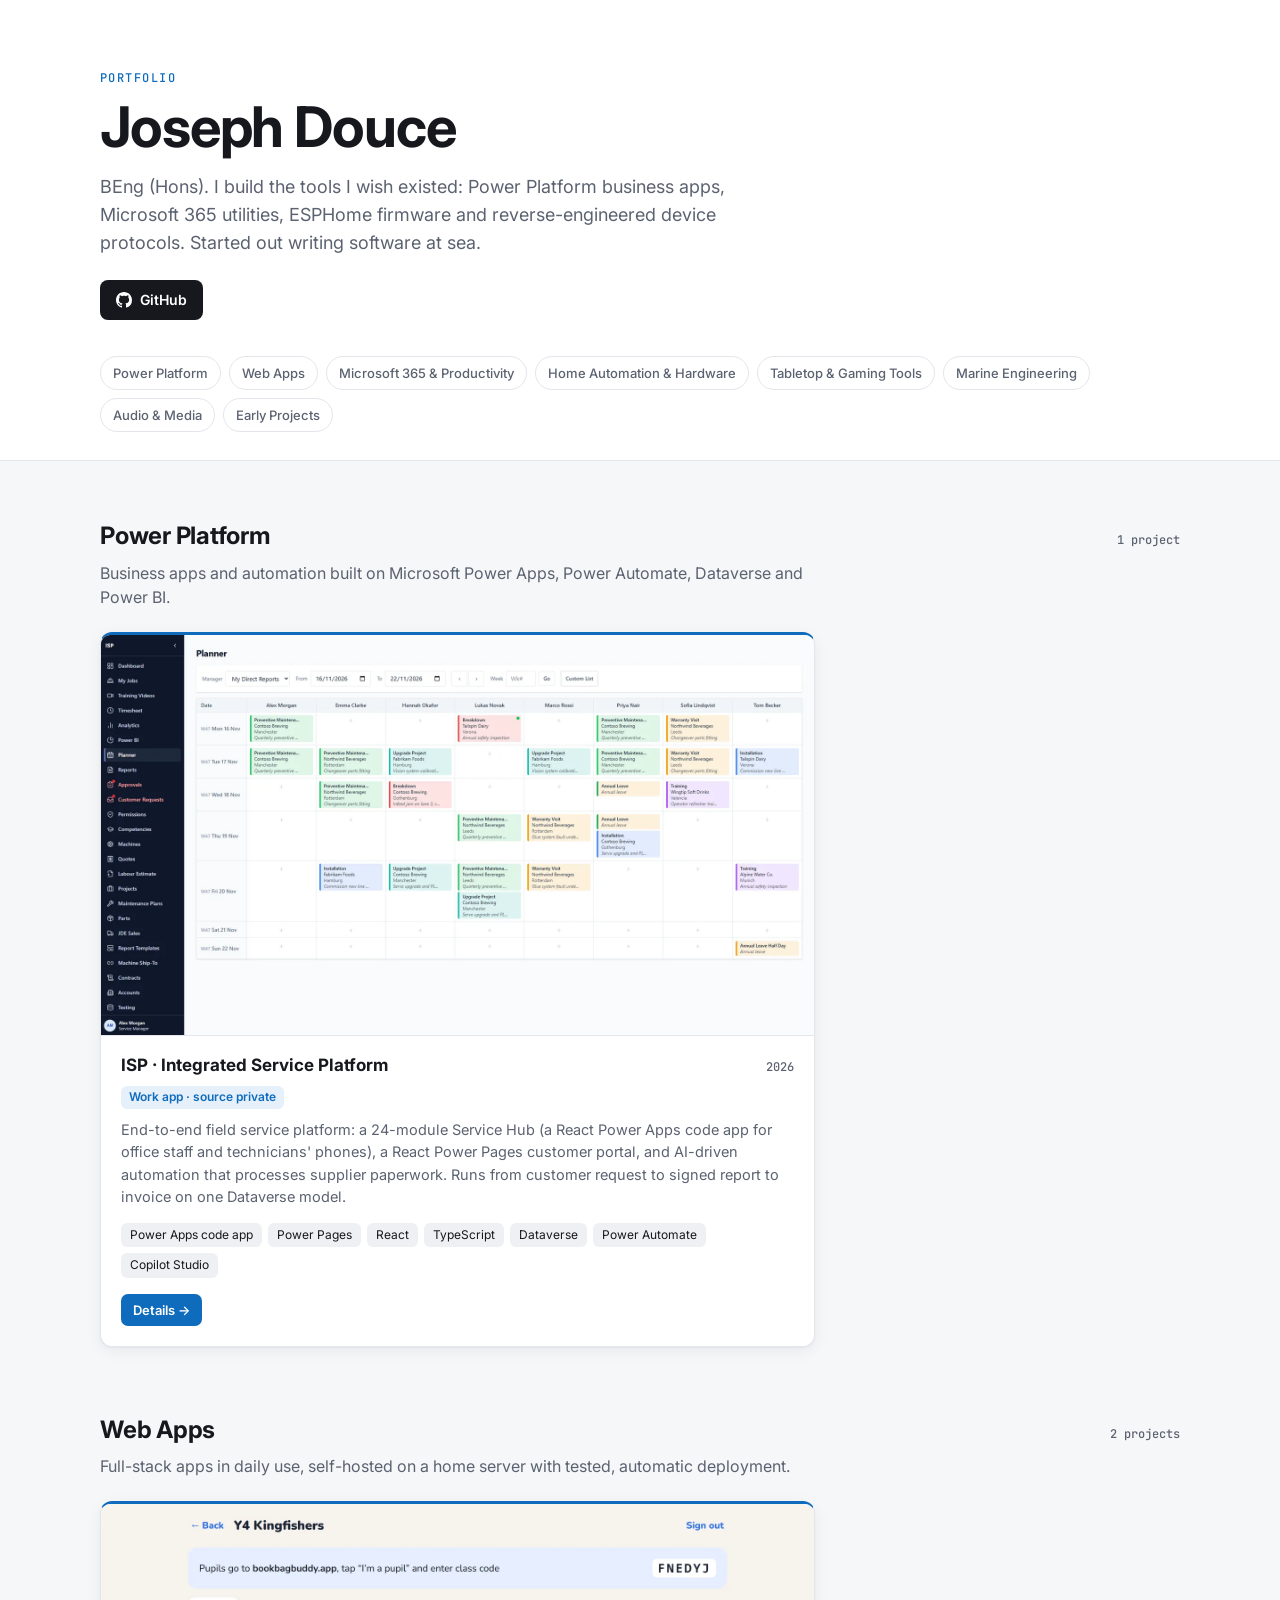
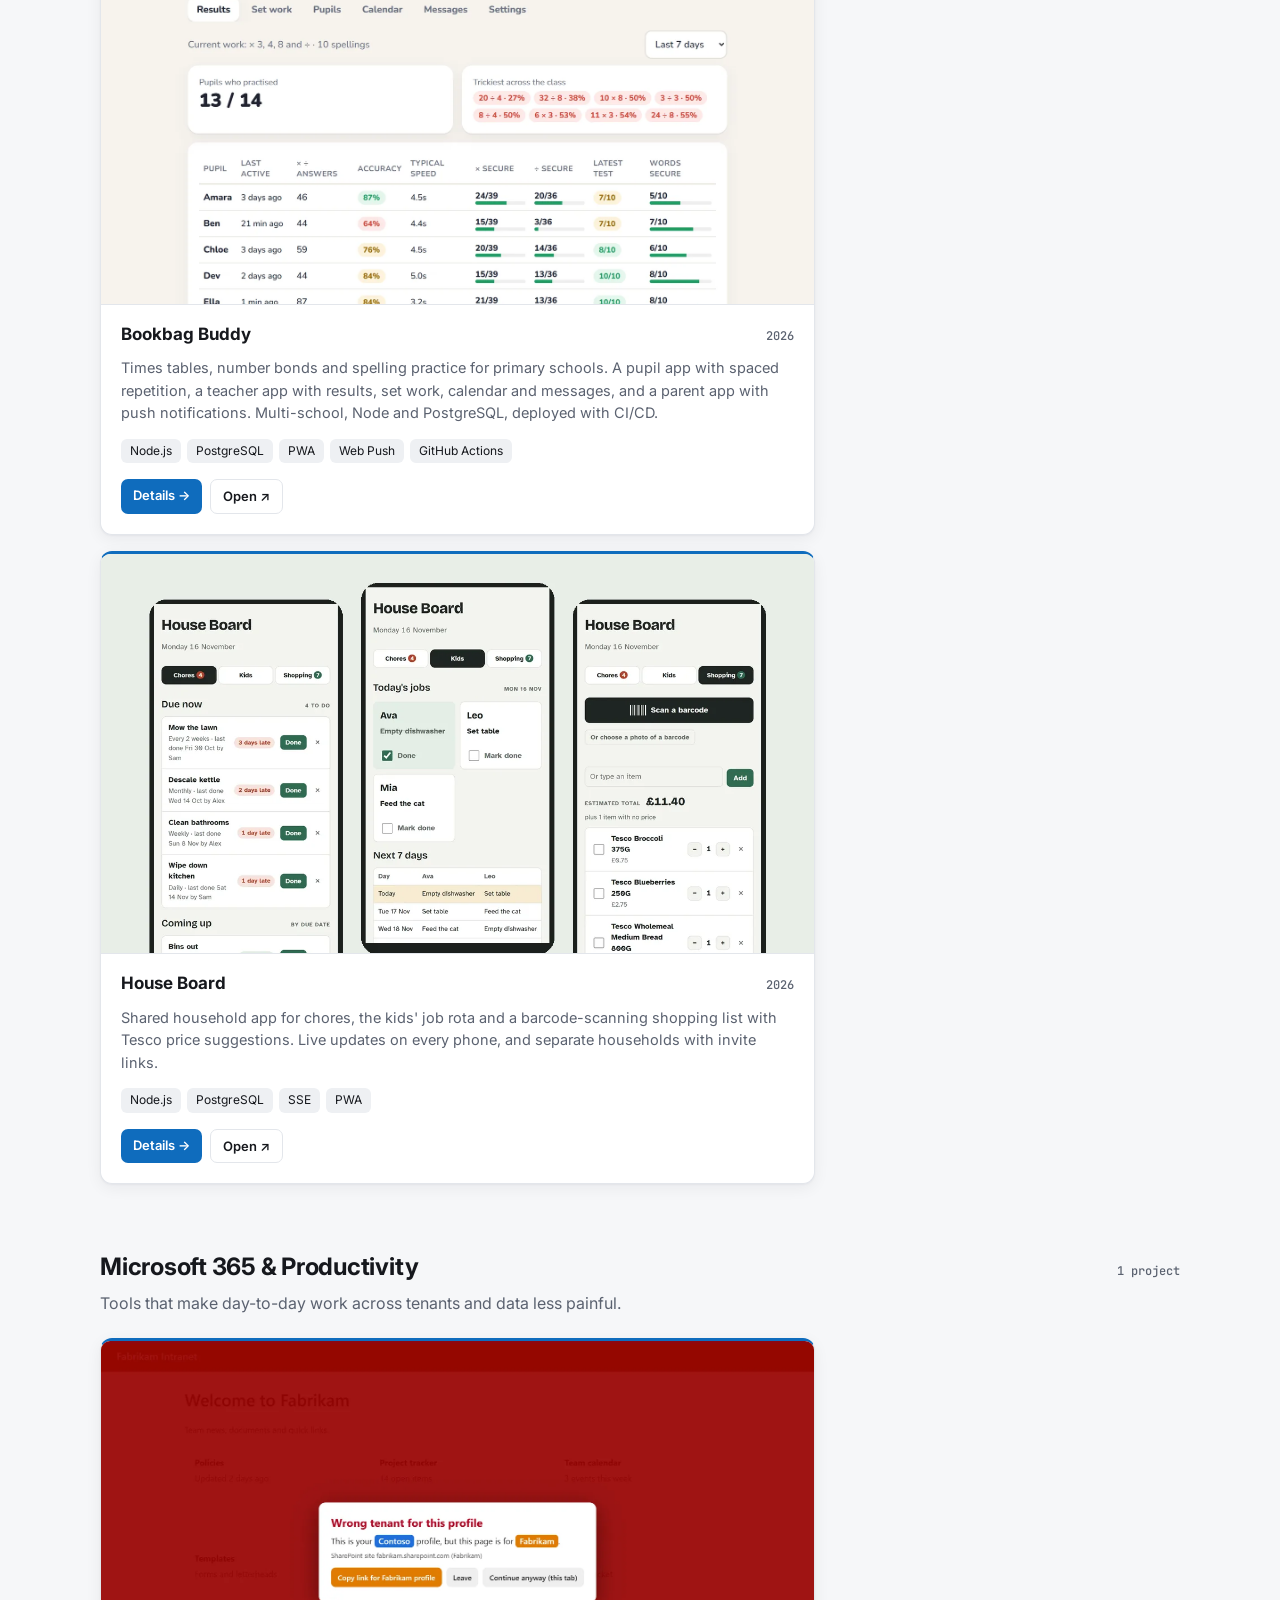
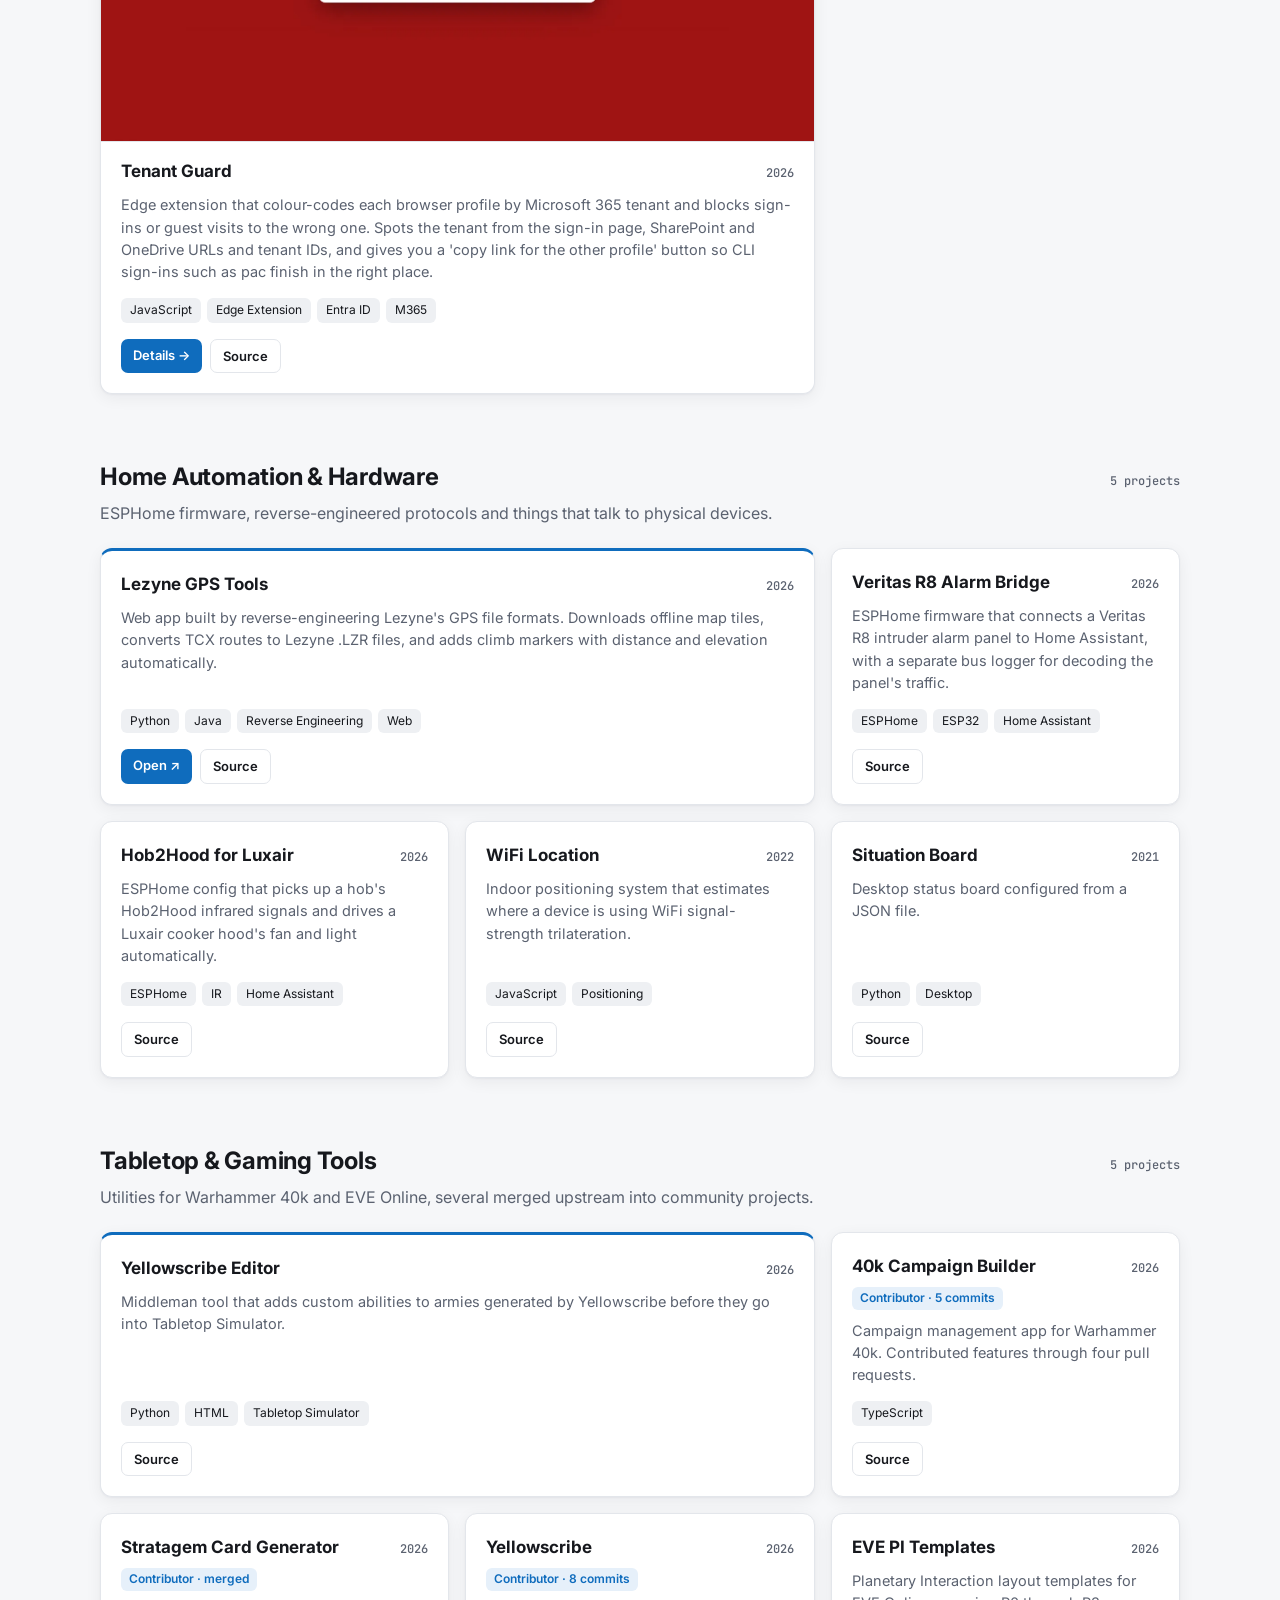
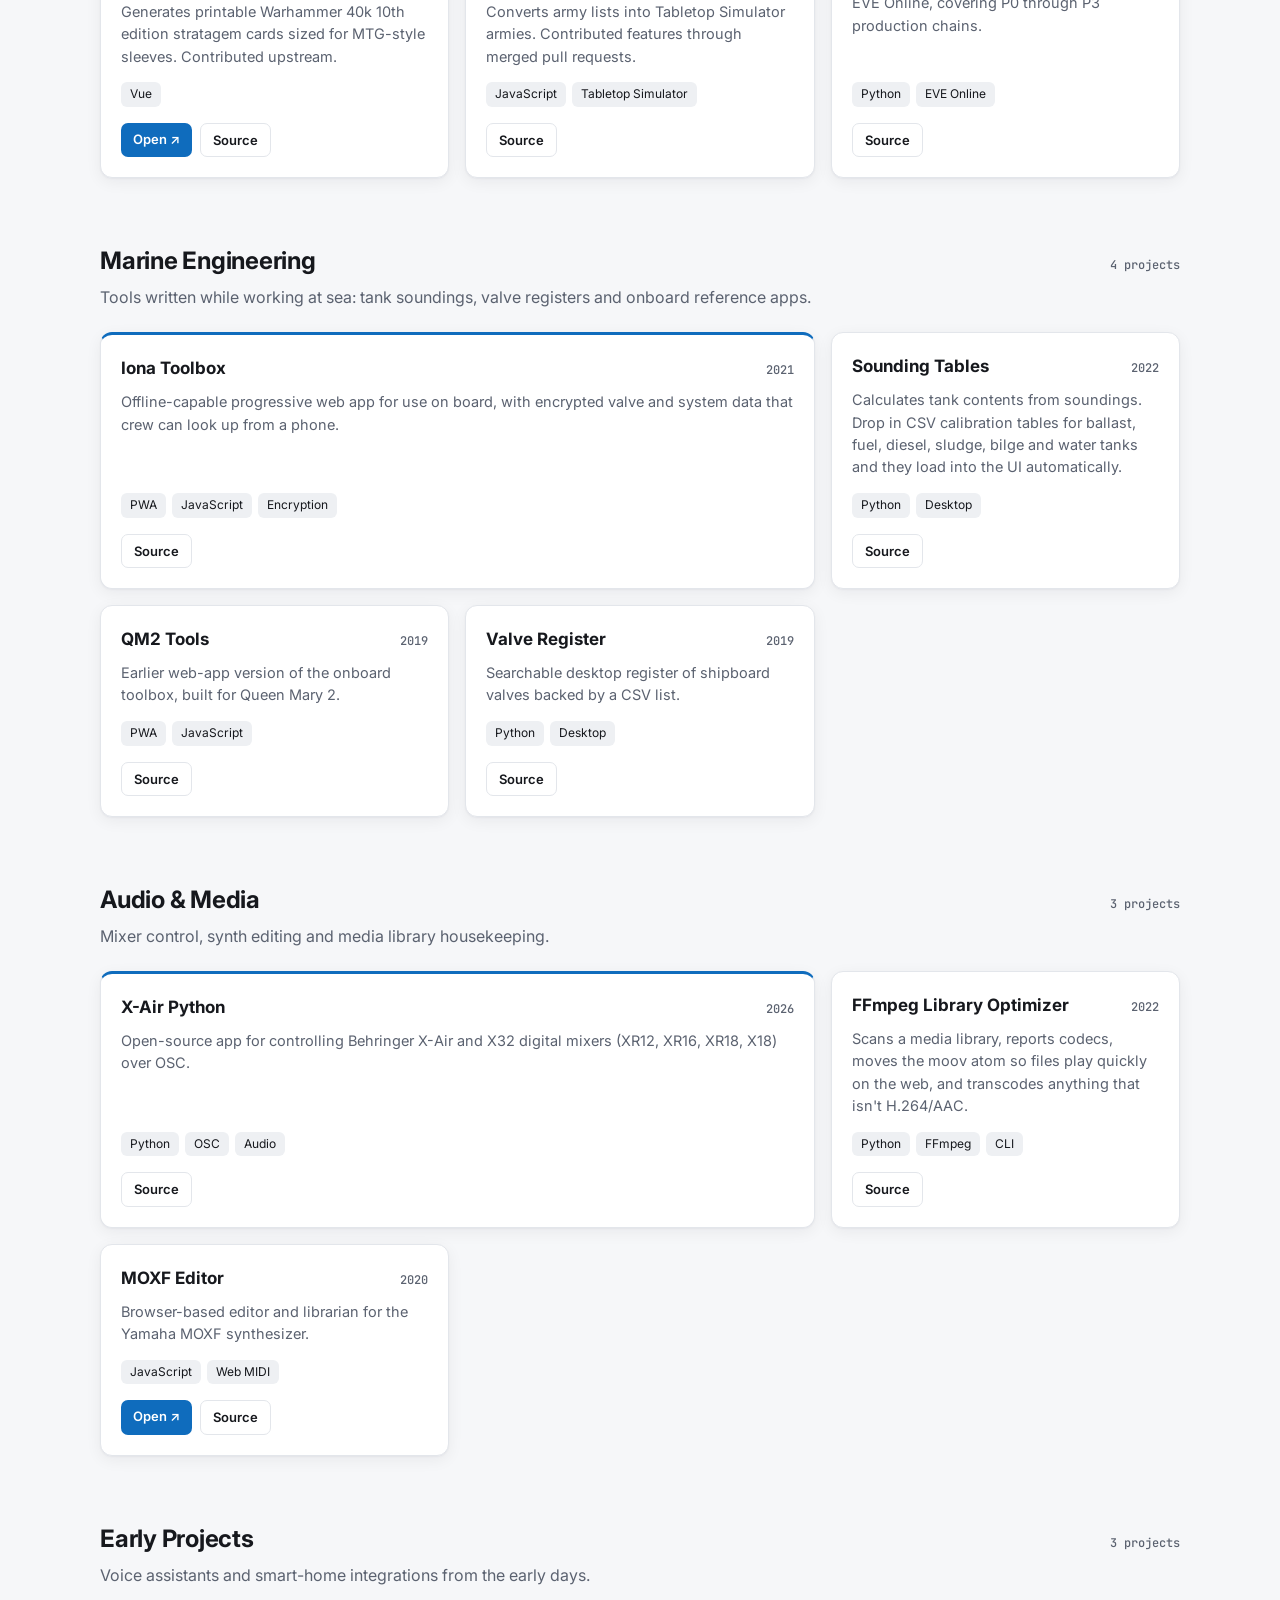
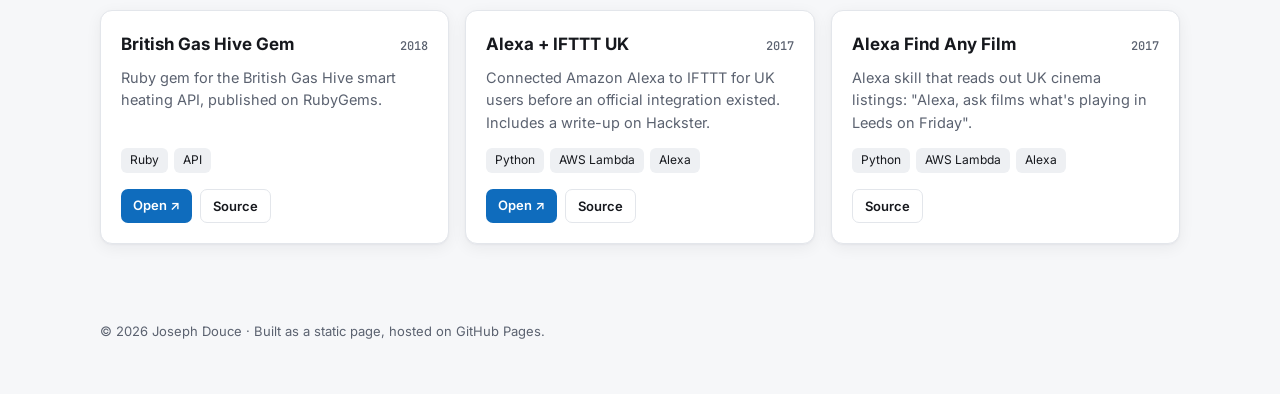
<file: index.html>
<!doctype html>
<html lang="en">
<head>
  <meta charset="utf-8">
  <meta name="viewport" content="width=device-width, initial-scale=1">
  <title>Joseph Douce · Portfolio</title>
  <meta name="description" content="Apps, tools and automation by Joseph Douce: Power Platform, Microsoft 365, home automation, marine engineering and more.">
  <link rel="icon" href="favicon.ico">
  <link rel="preconnect" href="https://fonts.googleapis.com">
  <link rel="preconnect" href="https://fonts.gstatic.com" crossorigin>
  <link href="https://fonts.googleapis.com/css2?family=Inter:wght@400;500;600;700&family=JetBrains+Mono:wght@500&display=swap" rel="stylesheet">
  <link rel="stylesheet" href="styles.css">
</head>
<body>
  <header class="hero">
    <div class="wrap">
      <p class="eyebrow">Portfolio</p>
      <h1>Joseph Douce</h1>
      <p class="sub">BEng (Hons). I build the tools I wish existed: Power Platform business apps, Microsoft 365 utilities, ESPHome firmware and reverse-engineered device protocols. Started out writing software at sea.</p>
      <div class="links">
        <a class="btn" href="https://github.com/josephdouce" target="_blank" rel="noopener">
          <svg viewBox="0 0 16 16" aria-hidden="true"><path fill="currentColor" d="M8 0C3.58 0 0 3.58 0 8c0 3.54 2.29 6.53 5.47 7.59.4.07.55-.17.55-.38 0-.19-.01-.82-.01-1.49-2.01.37-2.53-.49-2.69-.94-.09-.23-.48-.94-.82-1.13-.28-.15-.68-.52-.01-.53.63-.01 1.08.58 1.23.82.72 1.21 1.87.87 2.33.66.07-.52.28-.87.51-1.07-1.78-.2-3.64-.89-3.64-3.95 0-.87.31-1.59.82-2.15-.08-.2-.36-1.02.08-2.12 0 0 .67-.21 2.2.82.64-.18 1.32-.27 2-.27.68 0 1.36.09 2 .27 1.53-1.04 2.2-.82 2.2-.82.44 1.1.16 1.92.08 2.12.51.56.82 1.27.82 2.15 0 3.07-1.87 3.75-3.65 3.95.29.25.54.73.54 1.48 0 1.07-.01 1.93-.01 2.2 0 .21.15.46.55.38A8.013 8.013 0 0016 8c0-4.42-3.58-8-8-8z"/></svg>
          GitHub
        </a>
      </div>
      <nav class="toc" id="toc" aria-label="Sections"></nav>
    </div>
  </header>

  <main class="wrap" id="sections"></main>

  <footer class="wrap foot">
    <p>© <span id="yr"></span> Joseph Douce · Built as a static page, hosted on GitHub Pages.</p>
  </footer>

  <template id="tpl-card">
    <article class="card">
      <div class="card-top">
        <h3></h3>
        <span class="year"></span>
      </div>
      <p class="note"></p>
      <p class="blurb"></p>
      <ul class="tags"></ul>
      <div class="actions"></div>
    </article>
  </template>

  <script src="projects.js?v=2026-11-17"></script>
  <script>
    const repoUrl = r => !r ? null : r.startsWith("http") ? r : `https://github.com/${GITHUB_USER}/${r}`;
    const toc = document.getElementById("toc");
    const root = document.getElementById("sections");
    const tpl = document.getElementById("tpl-card");

    for (const cat of CATEGORIES) {
      const items = PROJECTS.filter(p => p.category === cat.id)
        .sort((a, b) => (b.featured === true) - (a.featured === true) || b.year - a.year);

      const a = document.createElement("a");
      a.href = `#${cat.id}`; a.textContent = cat.title;
      toc.appendChild(a);

      const sec = document.createElement("section");
      sec.id = cat.id;
      sec.innerHTML = `<div class="sec-head"><h2></h2><span class="count"></span></div><p class="intro"></p><div class="grid"></div>`;
      sec.querySelector("h2").textContent = cat.title;
      sec.querySelector(".intro").textContent = cat.intro;
      sec.querySelector(".count").textContent = items.length ? `${items.length} project${items.length > 1 ? "s" : ""}` : "";
      const grid = sec.querySelector(".grid");

      if (!items.length) {
        grid.innerHTML = `<div class="placeholder"><strong>Coming soon</strong><span>Work apps are being written up and will appear here shortly.</span></div>`;
      }

      for (const p of items) {
        const card = tpl.content.firstElementChild.cloneNode(true);
        if (p.featured) card.classList.add("featured");
        if (p.thumb) {
          const t = document.createElement("a"); t.className = "thumb"; t.href = p.details || p.live || repoUrl(p.repo) || "#";
          const im = document.createElement("img"); im.src = p.thumb; im.alt = `${p.name} screenshot`; im.loading = "lazy";
          t.appendChild(im); card.prepend(t);
        }
        card.querySelector("h3").textContent = p.name;
        card.querySelector(".year").textContent = p.year ?? "";
        const note = card.querySelector(".note");
        if (p.note) note.textContent = p.note; else note.remove();
        card.querySelector(".blurb").textContent = p.blurb;
        const tags = card.querySelector(".tags");
        (p.tags || []).forEach(t => { const li = document.createElement("li"); li.textContent = t; tags.appendChild(li); });
        const act = card.querySelector(".actions");
        const link = (href, label, cls) => { if (!href) return; const l = document.createElement("a"); l.href = href; l.target = "_blank"; l.rel = "noopener"; l.className = cls; l.textContent = label; act.appendChild(l); };
        if (p.details) { const d = document.createElement("a"); d.href = p.details; d.className = "primary"; d.textContent = "Details →"; act.appendChild(d); }
        link(p.live, "Open ↗", p.details ? "ghost" : "primary");
        link(repoUrl(p.repo), "Source", "ghost");
        if (!act.children.length) act.remove();
        grid.appendChild(card);
      }
      root.appendChild(sec);
    }
    document.getElementById("yr").textContent = new Date().getFullYear();
  </script>
</body>
</html>
</file>
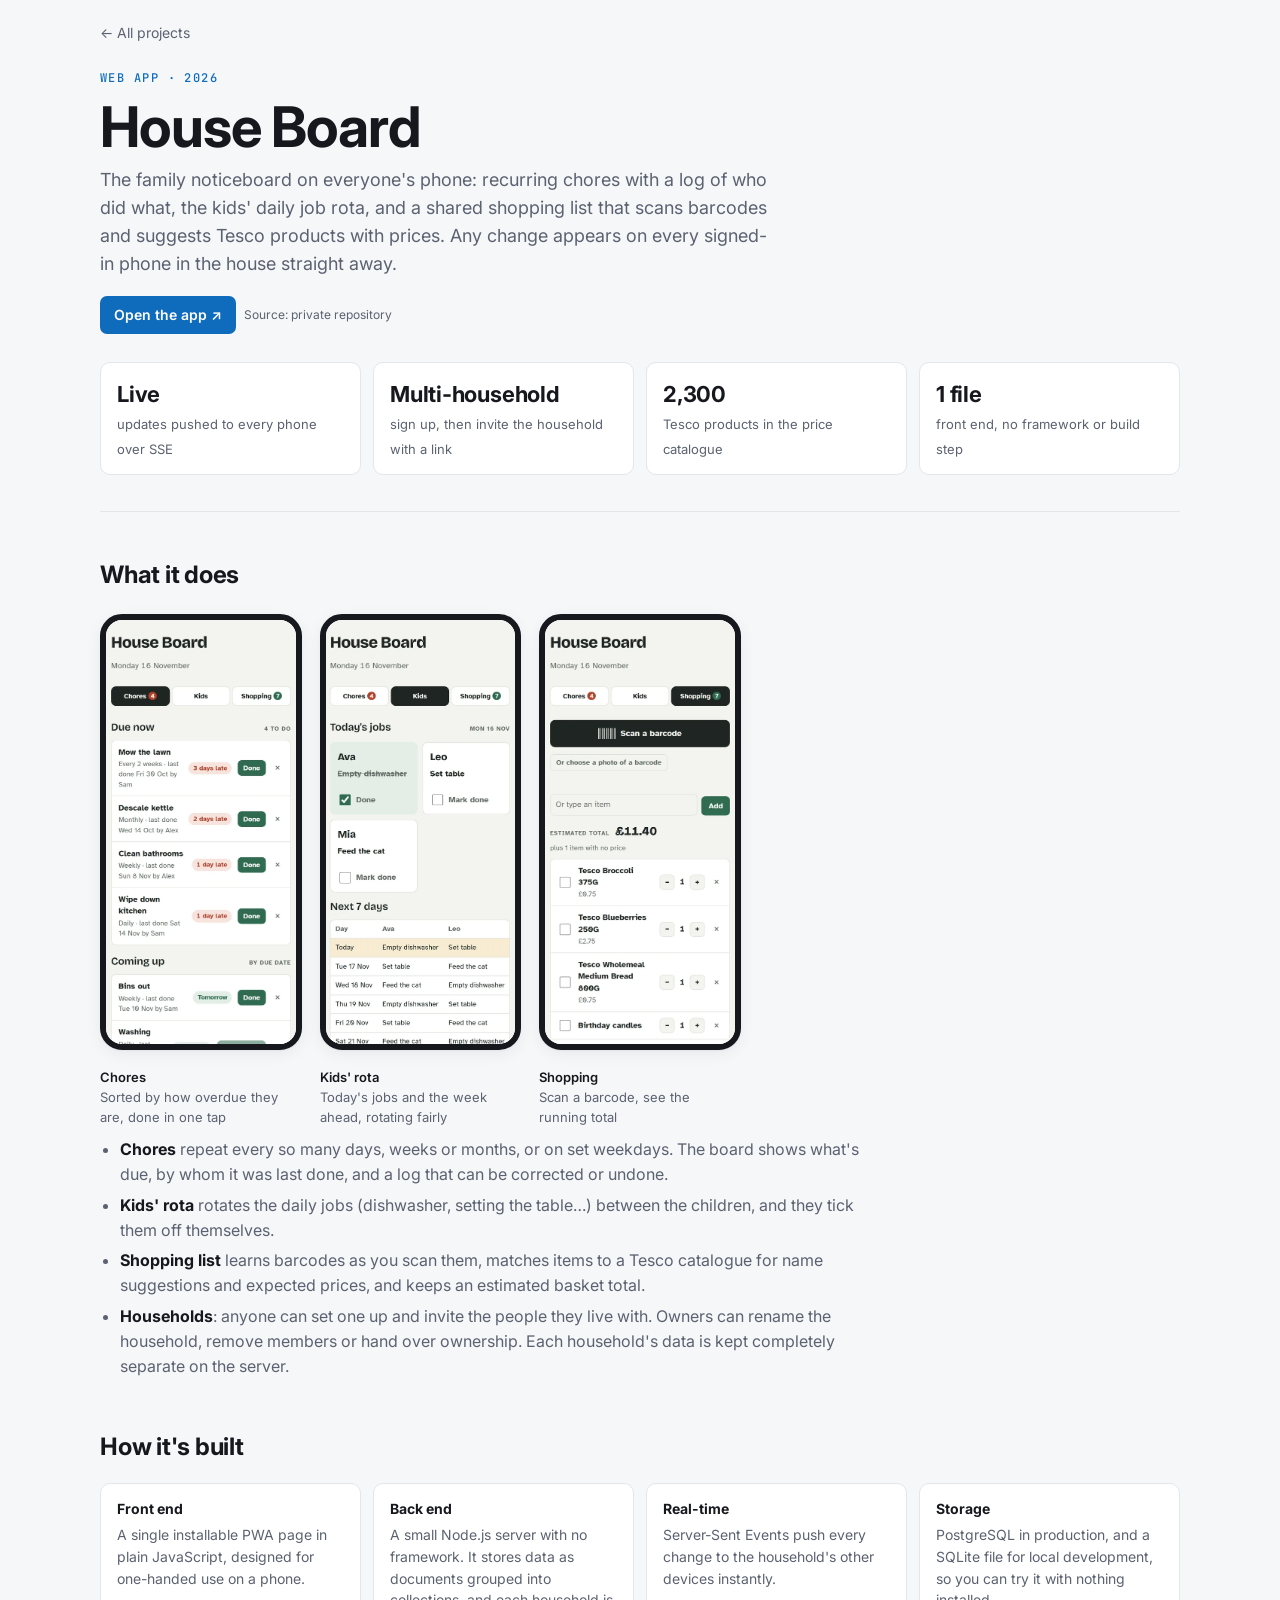
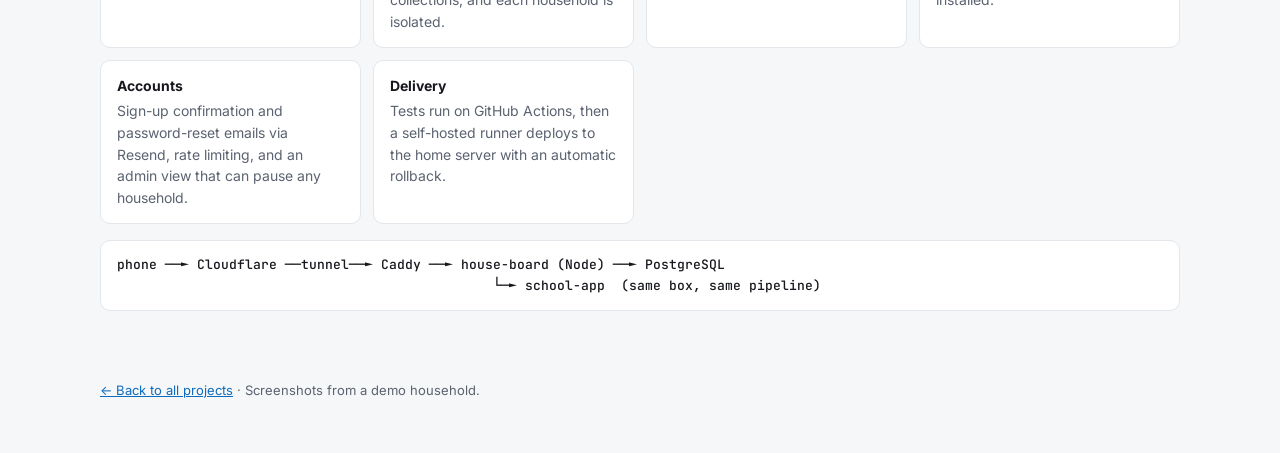
<file: projects/house-board.html>
<!doctype html>
<html lang="en">
<head>
  <meta charset="utf-8">
  <meta name="viewport" content="width=device-width, initial-scale=1">
  <title>House Board · Joseph Douce</title>
  <meta name="description" content="House Board: a shared household app for chores, the kids' job rota and a barcode-scanning shopping list, with live updates across every phone.">
  <link rel="icon" href="../favicon.ico">
  <link rel="preconnect" href="https://fonts.googleapis.com">
  <link rel="preconnect" href="https://fonts.gstatic.com" crossorigin>
  <link href="https://fonts.googleapis.com/css2?family=Inter:wght@400;500;600;700&family=JetBrains+Mono:wght@500&display=swap" rel="stylesheet">
  <link rel="stylesheet" href="../styles.css">
</head>
<body>
  <div class="wrap">
    <nav class="crumb"><a href="../index.html#web-apps">← All projects</a></nav>

    <header class="dhero">
      <p class="eyebrow">Web app · 2026</p>
      <h1>House Board</h1>
      <p class="sub">The family noticeboard on everyone's phone: recurring chores with a log of who did what, the kids' daily job rota, and a shared shopping list that scans barcodes and suggests Tesco products with prices. Any change appears on every signed-in phone in the house straight away.</p>
      <div class="actions">
        <a class="primary" href="https://houseboard.josephdouce.me" target="_blank" rel="noopener">Open the app ↗</a>
        <span class="private">Source: private repository</span>
      </div>
      <div class="facts">
        <div class="fact"><strong>Live</strong><span>updates pushed to every phone over SSE</span></div>
        <div class="fact"><strong>Multi-household</strong><span>sign up, then invite the household with a link</span></div>
        <div class="fact"><strong>2,300</strong><span>Tesco products in the price catalogue</span></div>
        <div class="fact"><strong>1 file</strong><span>front end, no framework or build step</span></div>
      </div>
    </header>

    <section class="block">
      <h2>What it does</h2>
      <div class="shots phone">
        <figure><button><img src="../img/house-board/chores.webp" alt="Chores tab" loading="lazy"></button><figcaption><b>Chores</b>Sorted by how overdue they are, done in one tap</figcaption></figure>
        <figure><button><img src="../img/house-board/kids.webp" alt="Kids rota tab" loading="lazy"></button><figcaption><b>Kids' rota</b>Today's jobs and the week ahead, rotating fairly</figcaption></figure>
        <figure><button><img src="../img/house-board/shopping.webp" alt="Shopping list tab" loading="lazy"></button><figcaption><b>Shopping</b>Scan a barcode, see the running total</figcaption></figure>
      </div>
      <ul>
        <li><b>Chores</b> repeat every so many days, weeks or months, or on set weekdays. The board shows what's due, by whom it was last done, and a log that can be corrected or undone.</li>
        <li><b>Kids' rota</b> rotates the daily jobs (dishwasher, setting the table…) between the children, and they tick them off themselves.</li>
        <li><b>Shopping list</b> learns barcodes as you scan them, matches items to a Tesco catalogue for name suggestions and expected prices, and keeps an estimated basket total.</li>
        <li><b>Households</b>: anyone can set one up and invite the people they live with. Owners can rename the household, remove members or hand over ownership. Each household's data is kept completely separate on the server.</li>
      </ul>
    </section>

    <section class="block">
      <h2>How it's built</h2>
      <div class="stack">
        <div><b>Front end</b>A single installable PWA page in plain JavaScript, designed for one-handed use on a phone.</div>
        <div><b>Back end</b>A small Node.js server with no framework. It stores data as documents grouped into collections, and each household is isolated.</div>
        <div><b>Real-time</b>Server-Sent Events push every change to the household's other devices instantly.</div>
        <div><b>Storage</b>PostgreSQL in production, and a SQLite file for local development, so you can try it with nothing installed.</div>
        <div><b>Accounts</b>Sign-up confirmation and password-reset emails via Resend, rate limiting, and an admin view that can pause any household.</div>
        <div><b>Delivery</b>Tests run on GitHub Actions, then a self-hosted runner deploys to the home server with an automatic rollback.</div>
      </div>
      <div class="flow">phone ──► Cloudflare ──tunnel──► Caddy ──► house-board (Node) ──► PostgreSQL
                                               └─► school-app  (same box, same pipeline)</div>
    </section>
  </div>

  <footer class="wrap foot"><p><a href="../index.html">← Back to all projects</a> · Screenshots from a demo household.</p></footer>
  <script src="lightbox.js"></script>
</body>
</html>
</file>
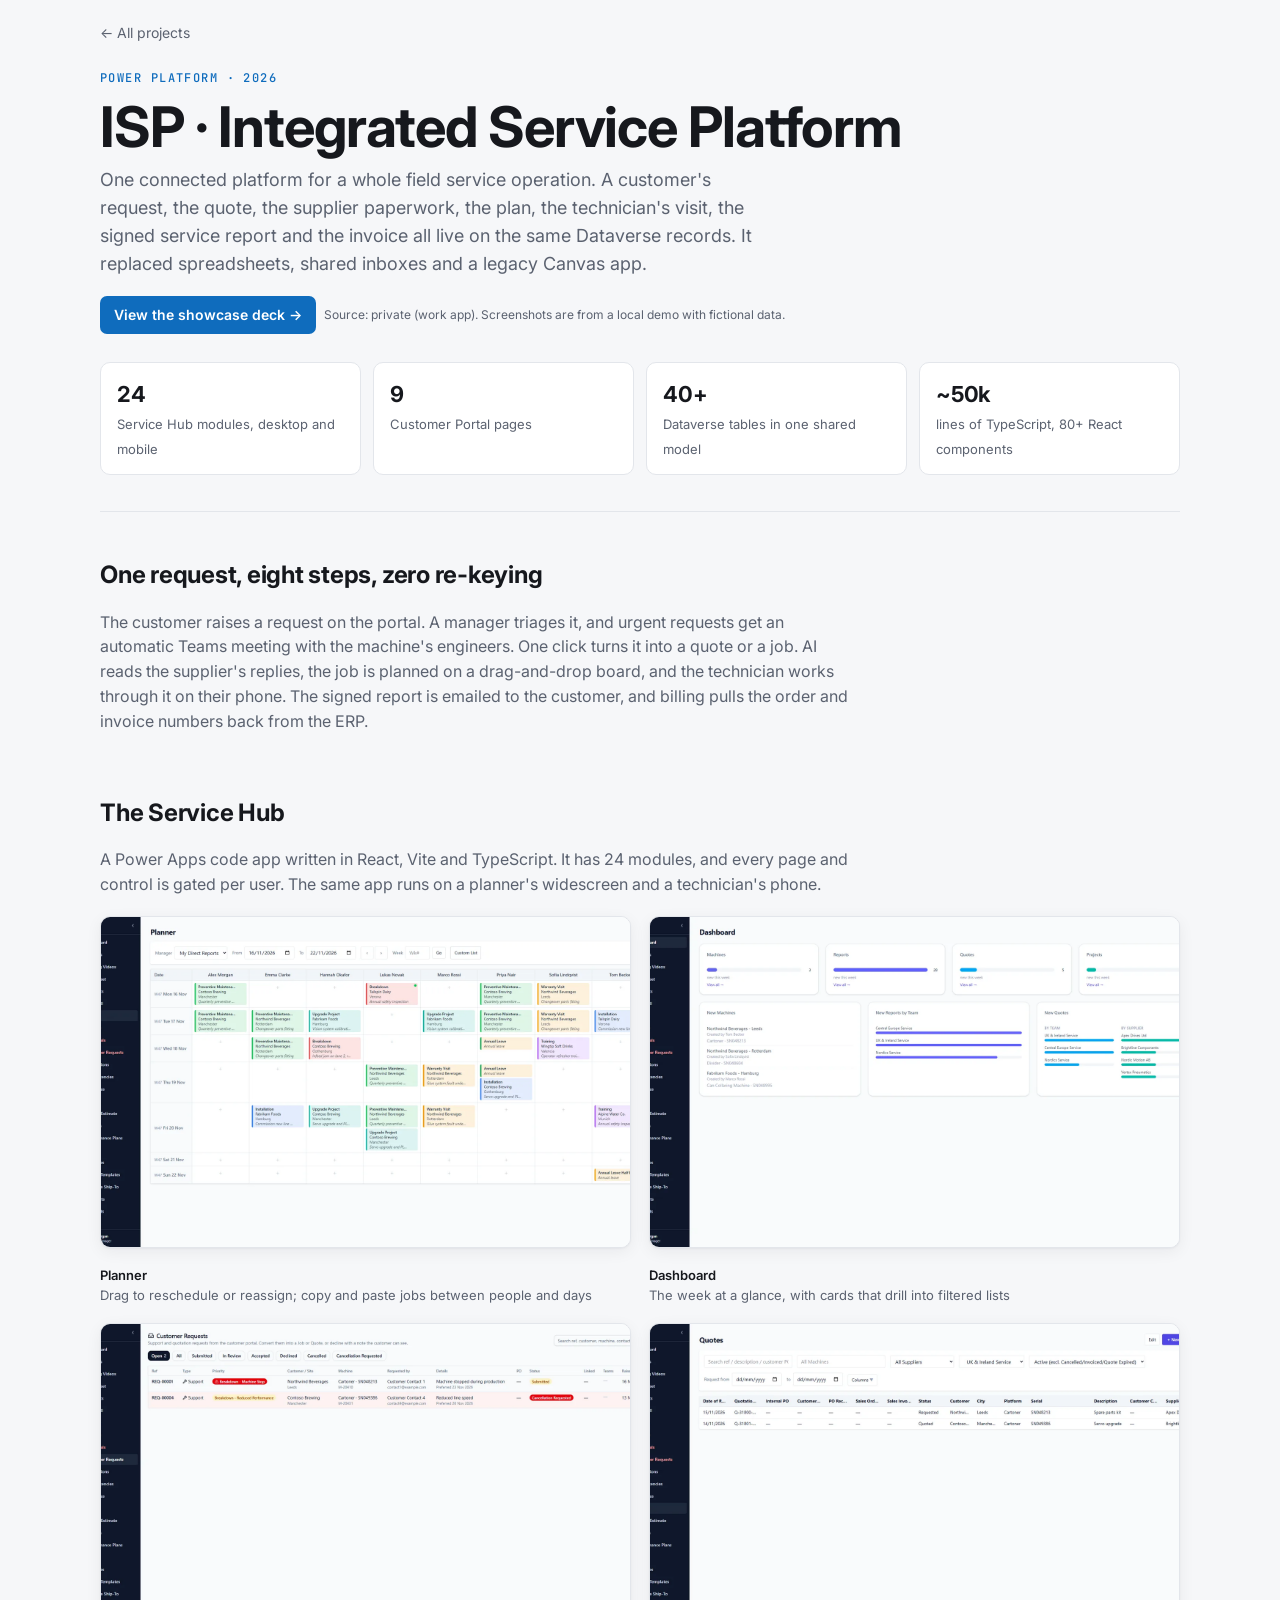
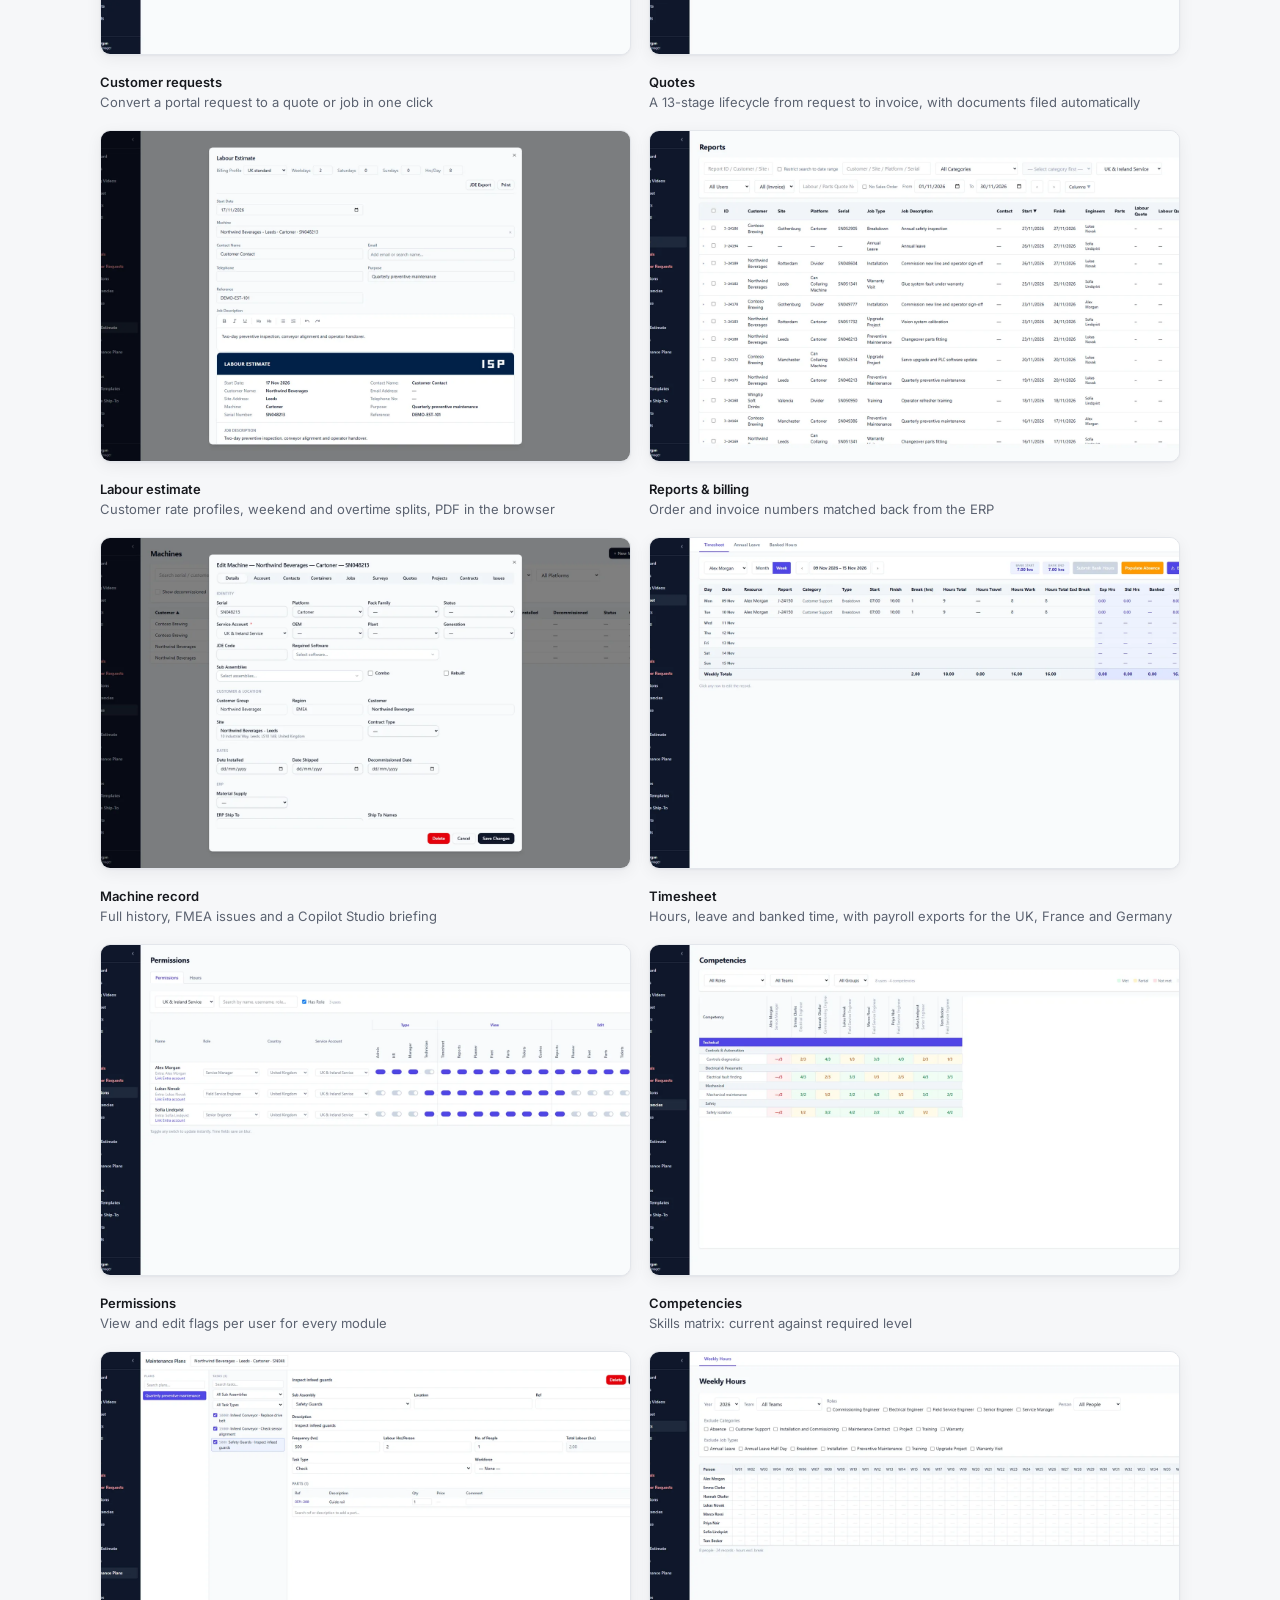
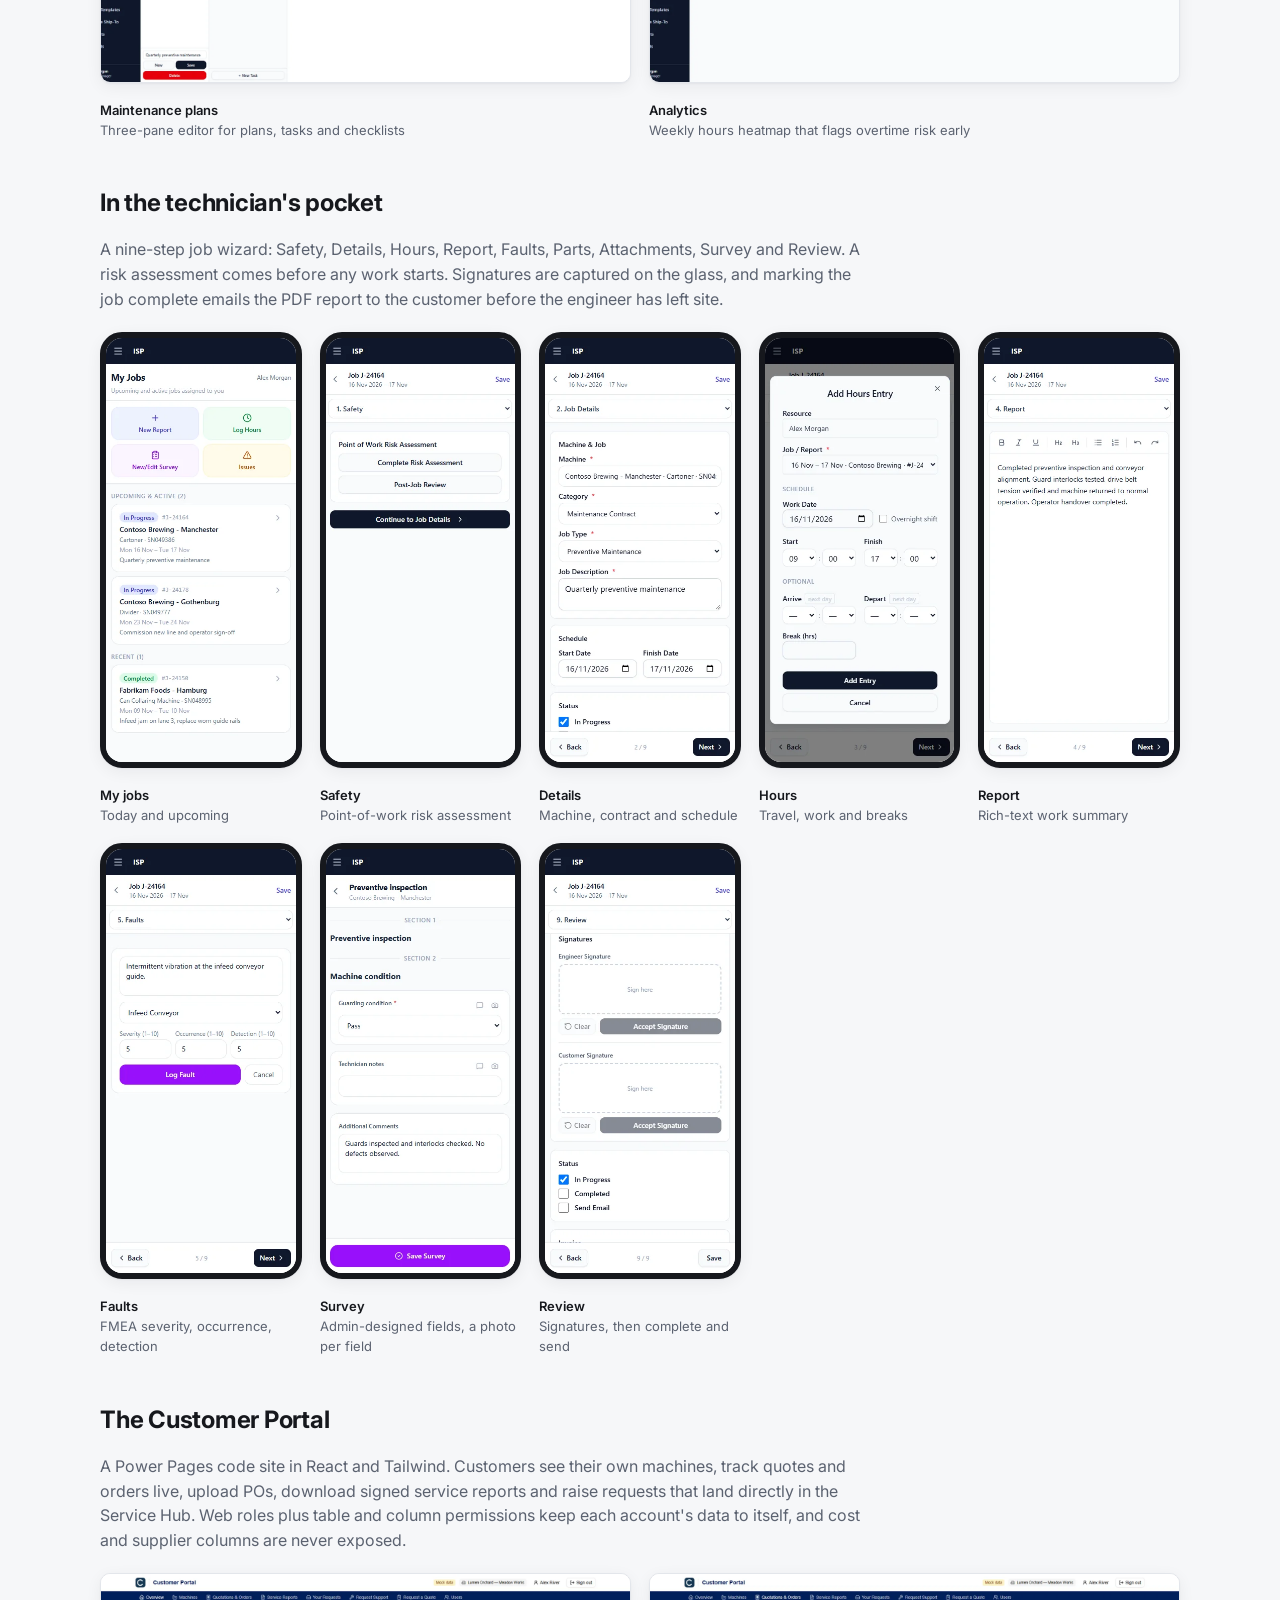
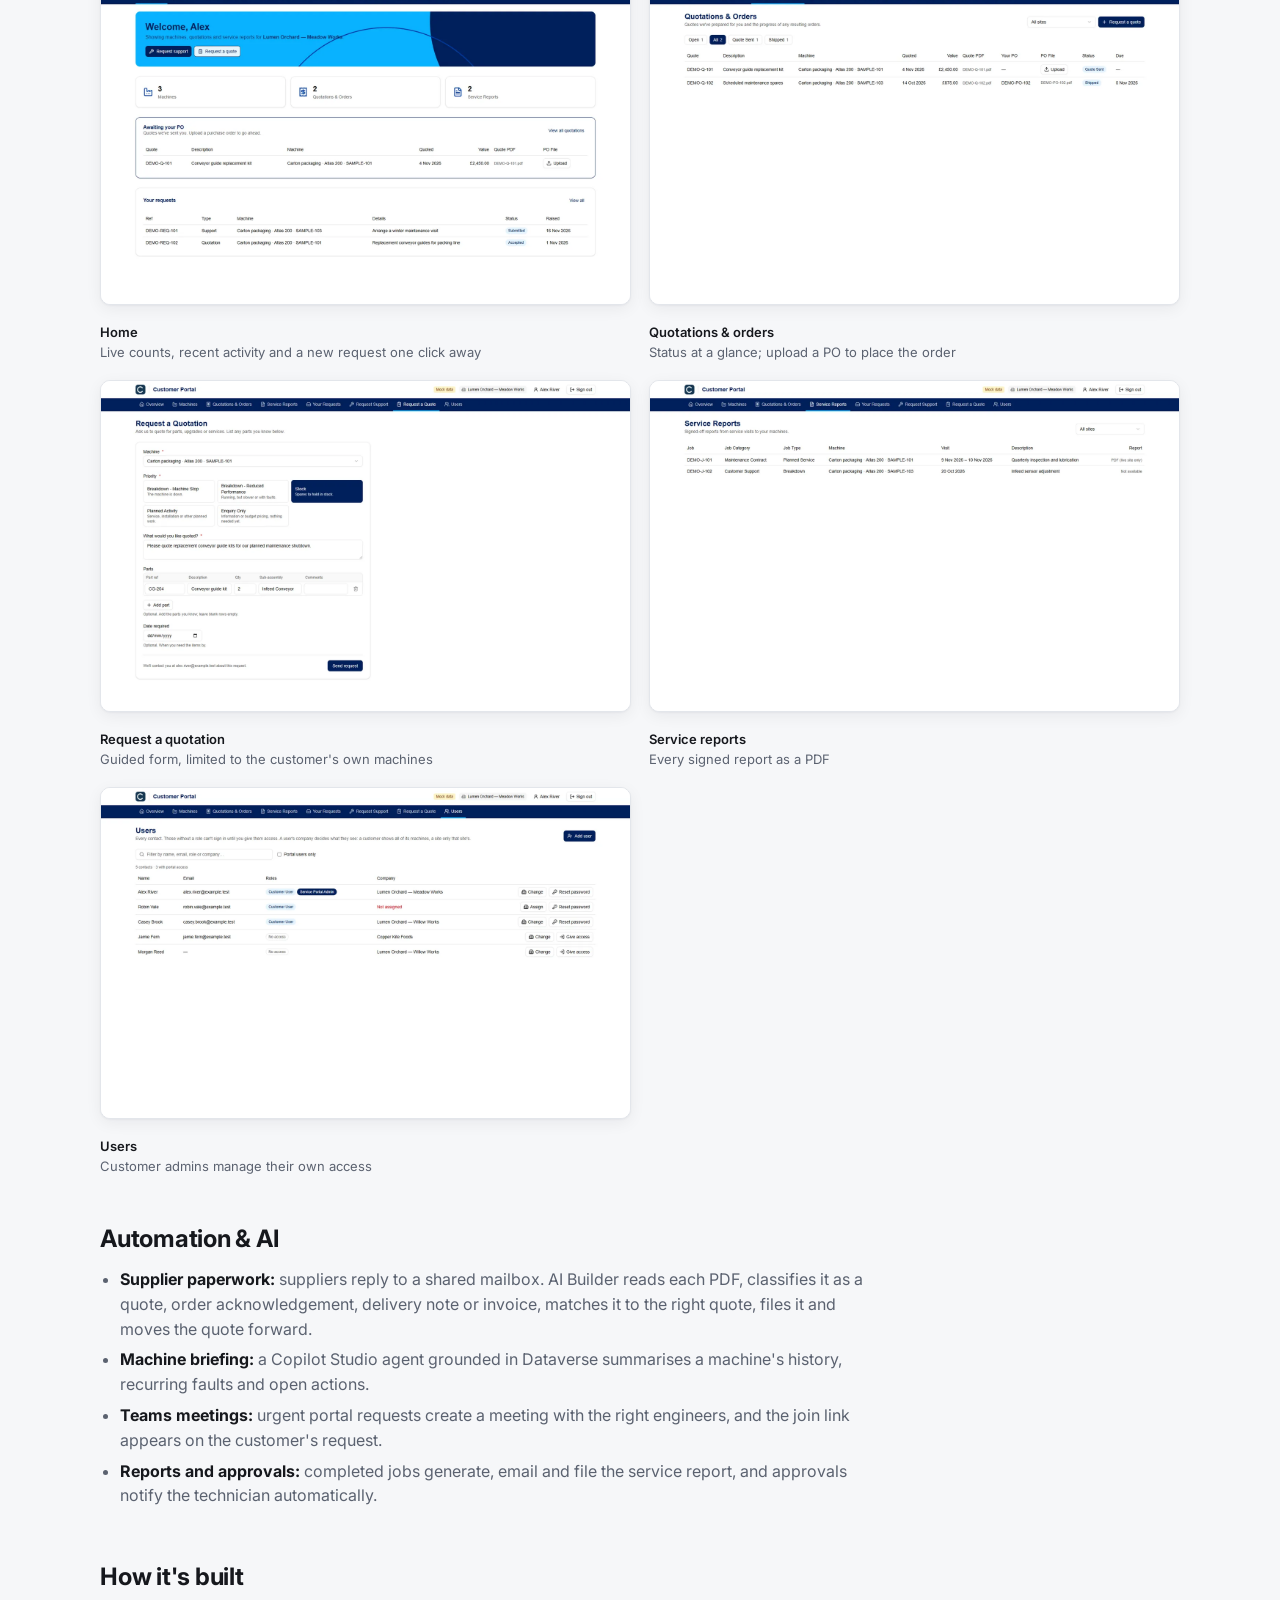
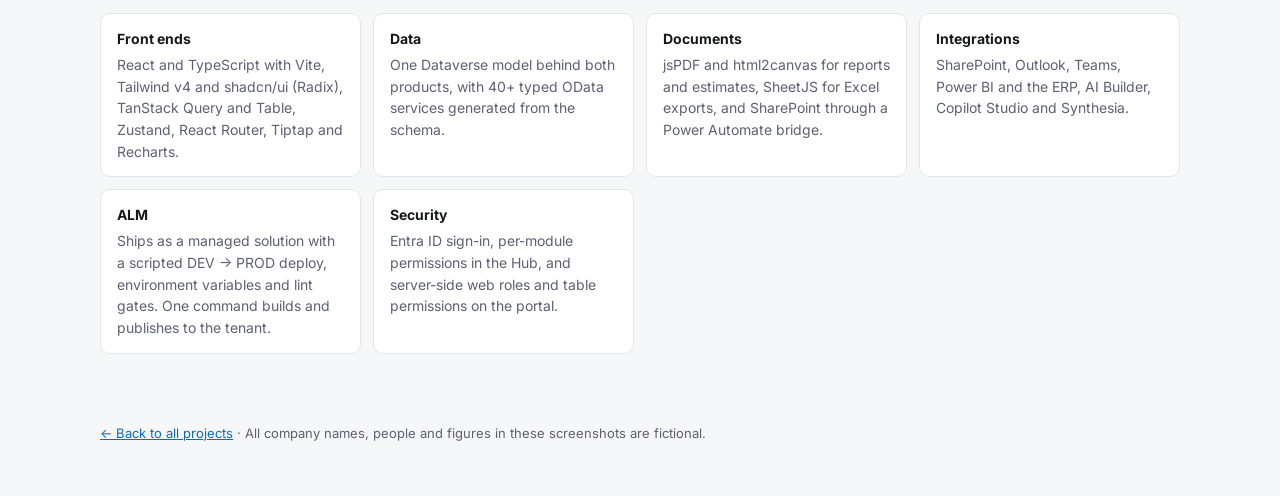
<file: projects/isp.html>
<!doctype html>
<html lang="en">
<head>
  <meta charset="utf-8">
  <meta name="viewport" content="width=device-width, initial-scale=1">
  <title>ISP · Integrated Service Platform · Joseph Douce</title>
  <meta name="description" content="ISP, the Integrated Service Platform: a Power Platform field service system with a React Power Apps code app, a React Power Pages customer portal, Dataverse, Power Automate and AI.">
  <link rel="icon" href="../favicon.ico">
  <link rel="preconnect" href="https://fonts.googleapis.com">
  <link rel="preconnect" href="https://fonts.gstatic.com" crossorigin>
  <link href="https://fonts.googleapis.com/css2?family=Inter:wght@400;500;600;700&family=JetBrains+Mono:wght@500&display=swap" rel="stylesheet">
  <link rel="stylesheet" href="../styles.css">
</head>
<body>
  <div class="wrap">
    <nav class="crumb"><a href="../index.html#power-platform">← All projects</a></nav>

    <header class="dhero">
      <p class="eyebrow">Power Platform · 2026</p>
      <h1>ISP · Integrated Service Platform</h1>
      <p class="sub">One connected platform for a whole field service operation. A customer's request, the quote, the supplier paperwork, the plan, the technician's visit, the signed service report and the invoice all live on the same Dataverse records. It replaced spreadsheets, shared inboxes and a legacy Canvas app.</p>
      <div class="actions">
        <a class="primary" href="isp-deck.html">View the showcase deck →</a>
        <span class="private">Source: private (work app). Screenshots are from a local demo with fictional data.</span>
      </div>
      <div class="facts">
        <div class="fact"><strong>24</strong><span>Service Hub modules, desktop and mobile</span></div>
        <div class="fact"><strong>9</strong><span>Customer Portal pages</span></div>
        <div class="fact"><strong>40+</strong><span>Dataverse tables in one shared model</span></div>
        <div class="fact"><strong>~50k</strong><span>lines of TypeScript, 80+ React components</span></div>
      </div>
    </header>

    <section class="block">
      <h2>One request, eight steps, zero re-keying</h2>
      <p>The customer raises a request on the portal. A manager triages it, and urgent requests get an automatic Teams meeting with the machine's engineers. One click turns it into a quote or a job. AI reads the supplier's replies, the job is planned on a drag-and-drop board, and the technician works through it on their phone. The signed report is emailed to the customer, and billing pulls the order and invoice numbers back from the ERP.</p>
    </section>

    <section class="block">
      <h2>The Service Hub</h2>
      <p>A Power Apps code app written in React, Vite and TypeScript. It has 24 modules, and every page and control is gated per user. The same app runs on a planner's widescreen and a technician's phone.</p>
      <div class="shots desk">
        <figure><button><img src="../img/isp/planner.webp" alt="Planner" loading="lazy"></button><figcaption><b>Planner</b>Drag to reschedule or reassign; copy and paste jobs between people and days</figcaption></figure>
        <figure><button><img src="../img/isp/dashboard.webp" alt="Dashboard" loading="lazy"></button><figcaption><b>Dashboard</b>The week at a glance, with cards that drill into filtered lists</figcaption></figure>
        <figure><button><img src="../img/isp/customer-requests.webp" alt="Customer requests" loading="lazy"></button><figcaption><b>Customer requests</b>Convert a portal request to a quote or job in one click</figcaption></figure>
        <figure><button><img src="../img/isp/quotes.webp" alt="Quotes" loading="lazy"></button><figcaption><b>Quotes</b>A 13-stage lifecycle from request to invoice, with documents filed automatically</figcaption></figure>
        <figure><button><img src="../img/isp/labour-estimate-form.webp" alt="Labour estimate" loading="lazy"></button><figcaption><b>Labour estimate</b>Customer rate profiles, weekend and overtime splits, PDF in the browser</figcaption></figure>
        <figure><button><img src="../img/isp/reports.webp" alt="Reports and billing" loading="lazy"></button><figcaption><b>Reports &amp; billing</b>Order and invoice numbers matched back from the ERP</figcaption></figure>
        <figure><button><img src="../img/isp/machine-detail.webp" alt="Machine record" loading="lazy"></button><figcaption><b>Machine record</b>Full history, FMEA issues and a Copilot Studio briefing</figcaption></figure>
        <figure><button><img src="../img/isp/timesheet.webp" alt="Timesheet" loading="lazy"></button><figcaption><b>Timesheet</b>Hours, leave and banked time, with payroll exports for the UK, France and Germany</figcaption></figure>
        <figure><button><img src="../img/isp/permissions.webp" alt="Permissions" loading="lazy"></button><figcaption><b>Permissions</b>View and edit flags per user for every module</figcaption></figure>
        <figure><button><img src="../img/isp/competencies.webp" alt="Competencies" loading="lazy"></button><figcaption><b>Competencies</b>Skills matrix: current against required level</figcaption></figure>
        <figure><button><img src="../img/isp/maintenance-plans.webp" alt="Maintenance plans" loading="lazy"></button><figcaption><b>Maintenance plans</b>Three-pane editor for plans, tasks and checklists</figcaption></figure>
        <figure><button><img src="../img/isp/weekly-hours.webp" alt="Weekly hours heatmap" loading="lazy"></button><figcaption><b>Analytics</b>Weekly hours heatmap that flags overtime risk early</figcaption></figure>
      </div>
    </section>

    <section class="block">
      <h2>In the technician's pocket</h2>
      <p>A nine-step job wizard: Safety, Details, Hours, Report, Faults, Parts, Attachments, Survey and Review. A risk assessment comes before any work starts. Signatures are captured on the glass, and marking the job complete emails the PDF report to the customer before the engineer has left site.</p>
      <div class="shots phone">
        <figure><button><img src="../img/isp/phone-jobs.webp" alt="Assigned jobs" loading="lazy"></button><figcaption><b>My jobs</b>Today and upcoming</figcaption></figure>
        <figure><button><img src="../img/isp/phone-safety.webp" alt="Safety" loading="lazy"></button><figcaption><b>Safety</b>Point-of-work risk assessment</figcaption></figure>
        <figure><button><img src="../img/isp/phone-details.webp" alt="Job details" loading="lazy"></button><figcaption><b>Details</b>Machine, contract and schedule</figcaption></figure>
        <figure><button><img src="../img/isp/phone-hours.webp" alt="Hours entry" loading="lazy"></button><figcaption><b>Hours</b>Travel, work and breaks</figcaption></figure>
        <figure><button><img src="../img/isp/phone-report.webp" alt="Report entry" loading="lazy"></button><figcaption><b>Report</b>Rich-text work summary</figcaption></figure>
        <figure><button><img src="../img/isp/phone-faults.webp" alt="Faults" loading="lazy"></button><figcaption><b>Faults</b>FMEA severity, occurrence, detection</figcaption></figure>
        <figure><button><img src="../img/isp/phone-survey.webp" alt="Survey" loading="lazy"></button><figcaption><b>Survey</b>Admin-designed fields, a photo per field</figcaption></figure>
        <figure><button><img src="../img/isp/phone-review.webp" alt="Review and sign-off" loading="lazy"></button><figcaption><b>Review</b>Signatures, then complete and send</figcaption></figure>
      </div>
    </section>

    <section class="block">
      <h2>The Customer Portal</h2>
      <p>A Power Pages code site in React and Tailwind. Customers see their own machines, track quotes and orders live, upload POs, download signed service reports and raise requests that land directly in the Service Hub. Web roles plus table and column permissions keep each account's data to itself, and cost and supplier columns are never exposed.</p>
      <div class="shots desk">
        <figure><button><img src="../img/isp/portal-home.webp" alt="Portal home" loading="lazy"></button><figcaption><b>Home</b>Live counts, recent activity and a new request one click away</figcaption></figure>
        <figure><button><img src="../img/isp/portal-quotations.webp" alt="Quotations and orders" loading="lazy"></button><figcaption><b>Quotations &amp; orders</b>Status at a glance; upload a PO to place the order</figcaption></figure>
        <figure><button><img src="../img/isp/portal-quote-request.webp" alt="Request a quotation" loading="lazy"></button><figcaption><b>Request a quotation</b>Guided form, limited to the customer's own machines</figcaption></figure>
        <figure><button><img src="../img/isp/portal-service-reports.webp" alt="Service reports" loading="lazy"></button><figcaption><b>Service reports</b>Every signed report as a PDF</figcaption></figure>
        <figure><button><img src="../img/isp/portal-users.webp" alt="Portal users" loading="lazy"></button><figcaption><b>Users</b>Customer admins manage their own access</figcaption></figure>
      </div>
    </section>

    <section class="block">
      <h2>Automation &amp; AI</h2>
      <ul>
        <li><b>Supplier paperwork:</b> suppliers reply to a shared mailbox. AI Builder reads each PDF, classifies it as a quote, order acknowledgement, delivery note or invoice, matches it to the right quote, files it and moves the quote forward.</li>
        <li><b>Machine briefing:</b> a Copilot Studio agent grounded in Dataverse summarises a machine's history, recurring faults and open actions.</li>
        <li><b>Teams meetings:</b> urgent portal requests create a meeting with the right engineers, and the join link appears on the customer's request.</li>
        <li><b>Reports and approvals:</b> completed jobs generate, email and file the service report, and approvals notify the technician automatically.</li>
      </ul>
    </section>

    <section class="block">
      <h2>How it's built</h2>
      <div class="stack">
        <div><b>Front ends</b>React and TypeScript with Vite, Tailwind v4 and shadcn/ui (Radix), TanStack Query and Table, Zustand, React Router, Tiptap and Recharts.</div>
        <div><b>Data</b>One Dataverse model behind both products, with 40+ typed OData services generated from the schema.</div>
        <div><b>Documents</b>jsPDF and html2canvas for reports and estimates, SheetJS for Excel exports, and SharePoint through a Power Automate bridge.</div>
        <div><b>Integrations</b>SharePoint, Outlook, Teams, Power BI and the ERP, AI Builder, Copilot Studio and Synthesia.</div>
        <div><b>ALM</b>Ships as a managed solution with a scripted DEV → PROD deploy, environment variables and lint gates. One command builds and publishes to the tenant.</div>
        <div><b>Security</b>Entra ID sign-in, per-module permissions in the Hub, and server-side web roles and table permissions on the portal.</div>
      </div>
    </section>
  </div>

  <footer class="wrap foot"><p><a href="../index.html">← Back to all projects</a> · All company names, people and figures in these screenshots are fictional.</p></footer>
  <script src="lightbox.js"></script>
</body>
</html>
</file>
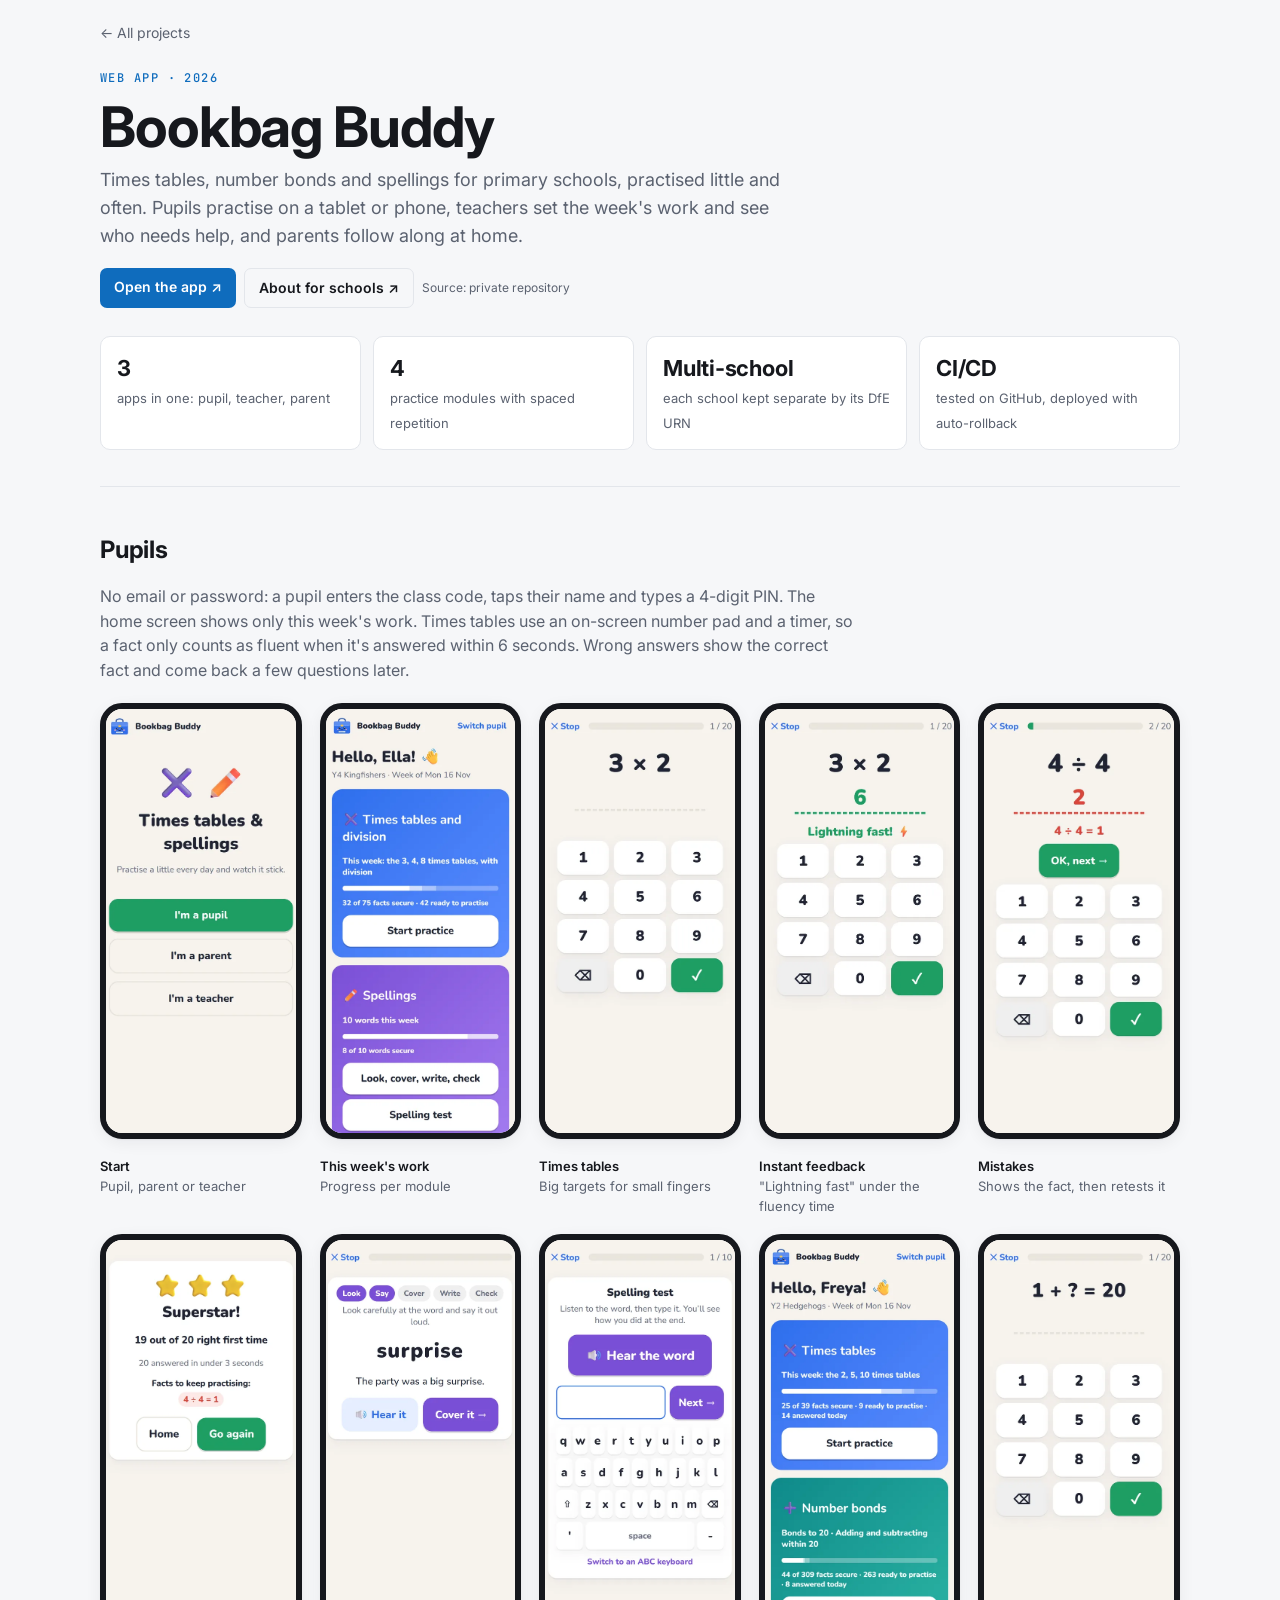
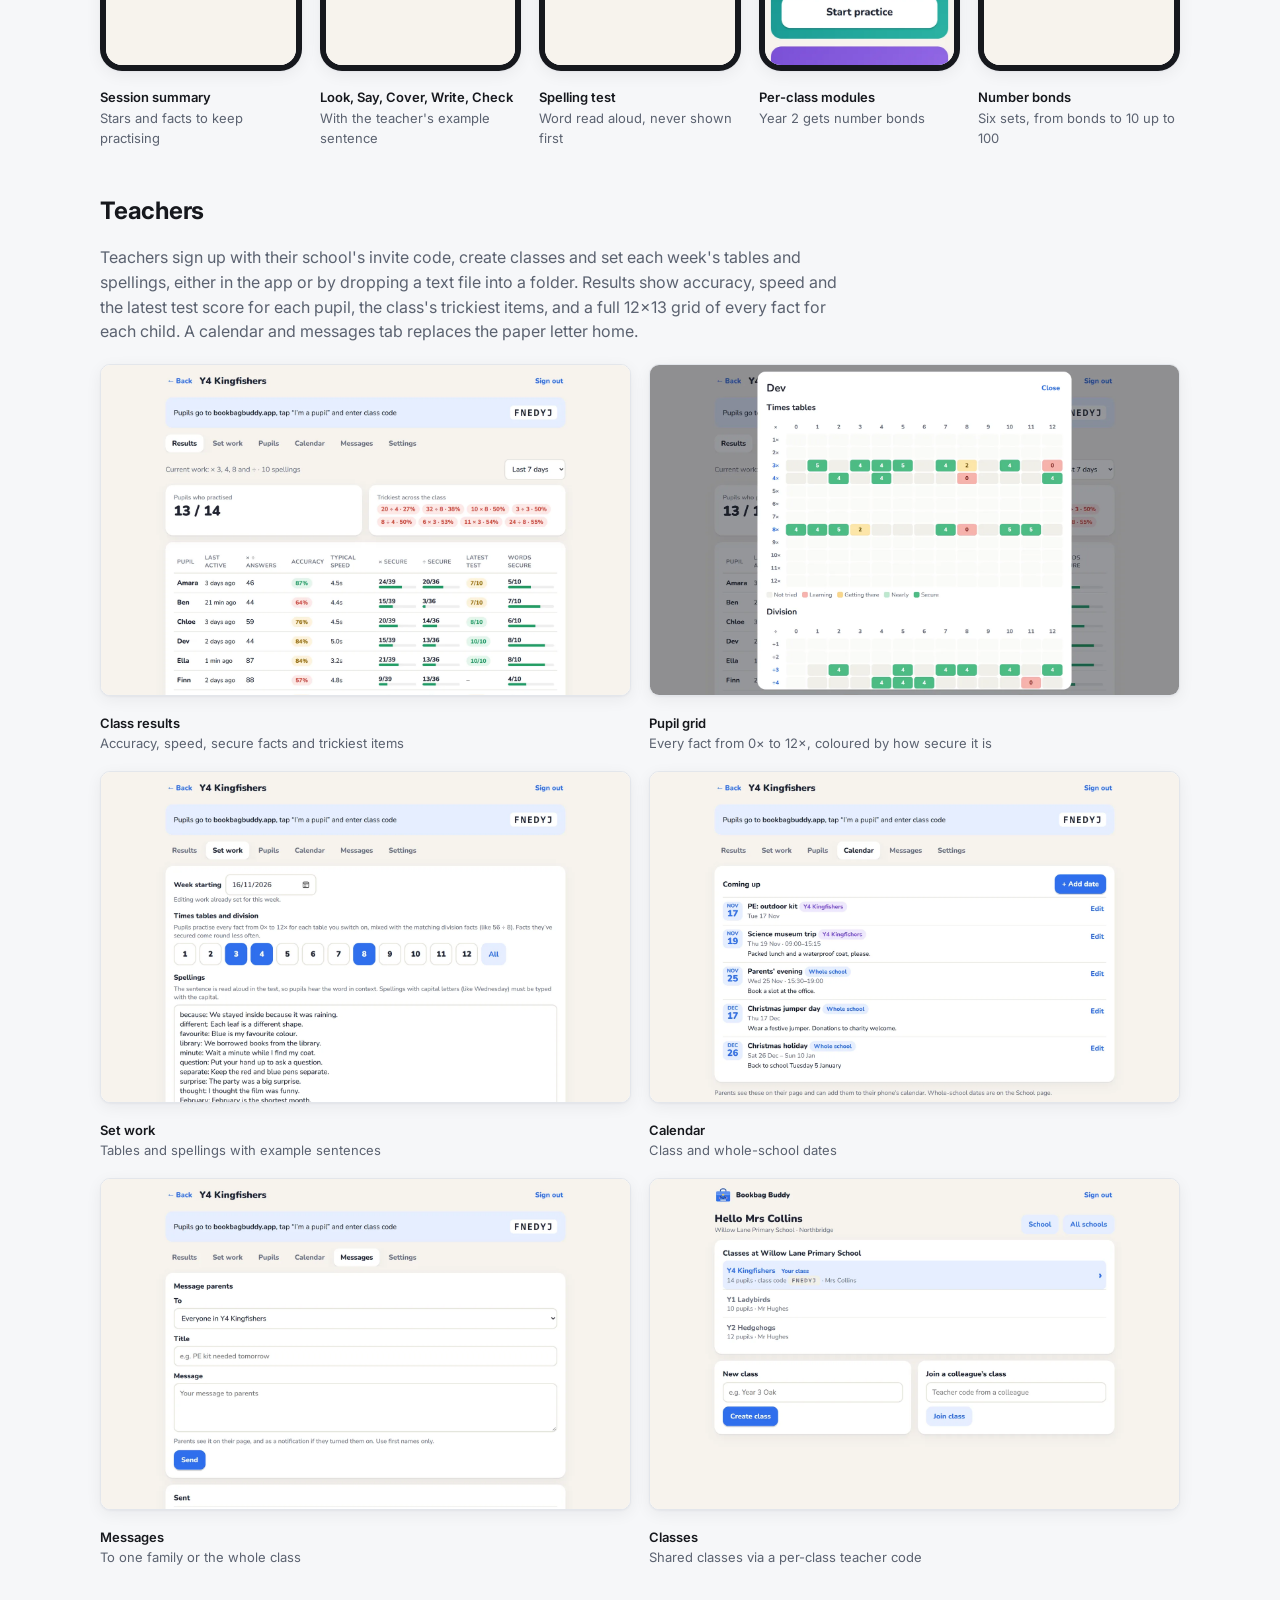
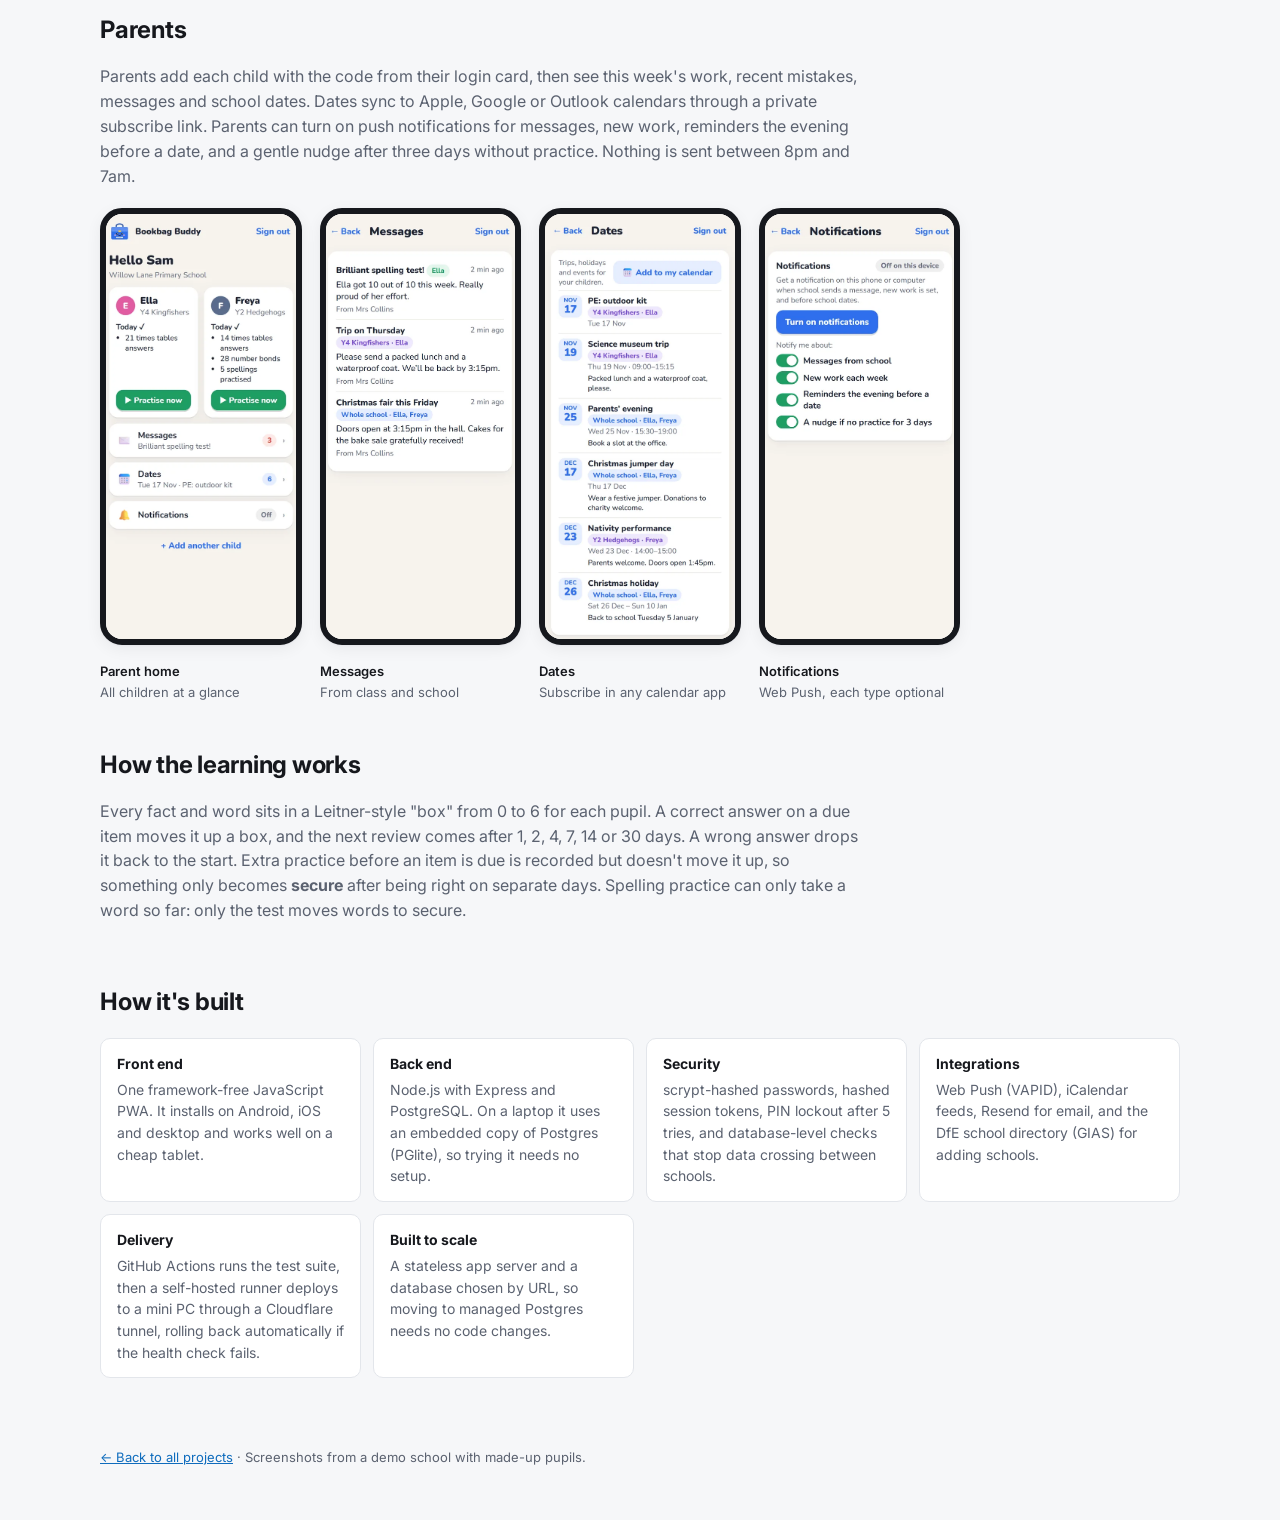
<file: projects/school-app.html>
<!doctype html>
<html lang="en">
<head>
  <meta charset="utf-8">
  <meta name="viewport" content="width=device-width, initial-scale=1">
  <title>Bookbag Buddy · Joseph Douce</title>
  <meta name="description" content="Bookbag Buddy: times tables, number bonds and spelling practice for primary schools, with spaced repetition, teacher results and a parent app.">
  <link rel="icon" href="../favicon.ico">
  <link rel="preconnect" href="https://fonts.googleapis.com">
  <link rel="preconnect" href="https://fonts.gstatic.com" crossorigin>
  <link href="https://fonts.googleapis.com/css2?family=Inter:wght@400;500;600;700&family=JetBrains+Mono:wght@500&display=swap" rel="stylesheet">
  <link rel="stylesheet" href="../styles.css">
</head>
<body>
  <div class="wrap">
    <nav class="crumb"><a href="../index.html#web-apps">← All projects</a></nav>

    <header class="dhero">
      <p class="eyebrow">Web app · 2026</p>
      <h1>Bookbag Buddy</h1>
      <p class="sub">Times tables, number bonds and spellings for primary schools, practised little and often. Pupils practise on a tablet or phone, teachers set the week's work and see who needs help, and parents follow along at home.</p>
      <div class="actions">
        <a class="primary" href="https://bookbagbuddy.app" target="_blank" rel="noopener">Open the app ↗</a>
        <a class="ghost" href="https://bookbagbuddy.co.uk" target="_blank" rel="noopener">About for schools ↗</a>
        <span class="private">Source: private repository</span>
      </div>
      <div class="facts">
        <div class="fact"><strong>3</strong><span>apps in one: pupil, teacher, parent</span></div>
        <div class="fact"><strong>4</strong><span>practice modules with spaced repetition</span></div>
        <div class="fact"><strong>Multi-school</strong><span>each school kept separate by its DfE URN</span></div>
        <div class="fact"><strong>CI/CD</strong><span>tested on GitHub, deployed with auto-rollback</span></div>
      </div>
    </header>

    <section class="block">
      <h2>Pupils</h2>
      <p>No email or password: a pupil enters the class code, taps their name and types a 4-digit PIN. The home screen shows only this week's work. Times tables use an on-screen number pad and a timer, so a fact only counts as fluent when it's answered within 6 seconds. Wrong answers show the correct fact and come back a few questions later.</p>
      <div class="shots phone">
        <figure><button><img src="../img/school-app/01-start.webp" alt="Start screen" loading="lazy"></button><figcaption><b>Start</b>Pupil, parent or teacher</figcaption></figure>
        <figure><button><img src="../img/school-app/05-pupil-home.webp" alt="Pupil home" loading="lazy"></button><figcaption><b>This week's work</b>Progress per module</figcaption></figure>
        <figure><button><img src="../img/school-app/06-tables-question.webp" alt="Times tables question" loading="lazy"></button><figcaption><b>Times tables</b>Big targets for small fingers</figcaption></figure>
        <figure><button><img src="../img/school-app/07-tables-correct.webp" alt="Correct answer" loading="lazy"></button><figcaption><b>Instant feedback</b>"Lightning fast" under the fluency time</figcaption></figure>
        <figure><button><img src="../img/school-app/08-tables-wrong.webp" alt="Wrong answer" loading="lazy"></button><figcaption><b>Mistakes</b>Shows the fact, then retests it</figcaption></figure>
        <figure><button><img src="../img/school-app/09-tables-finished.webp" alt="Session finished" loading="lazy"></button><figcaption><b>Session summary</b>Stars and facts to keep practising</figcaption></figure>
        <figure><button><img src="../img/school-app/10-spelling-look.webp" alt="Spelling look say cover" loading="lazy"></button><figcaption><b>Look, Say, Cover, Write, Check</b>With the teacher's example sentence</figcaption></figure>
        <figure><button><img src="../img/school-app/13-spelling-test.webp" alt="Spelling test" loading="lazy"></button><figcaption><b>Spelling test</b>Word read aloud, never shown first</figcaption></figure>
        <figure><button><img src="../img/school-app/17-pupil-home-bonds.webp" alt="Year 2 home with number bonds" loading="lazy"></button><figcaption><b>Per-class modules</b>Year 2 gets number bonds</figcaption></figure>
        <figure><button><img src="../img/school-app/18-bonds-missing.webp" alt="Number bonds missing number" loading="lazy"></button><figcaption><b>Number bonds</b>Six sets, from bonds to 10 up to 100</figcaption></figure>
      </div>
    </section>

    <section class="block">
      <h2>Teachers</h2>
      <p>Teachers sign up with their school's invite code, create classes and set each week's tables and spellings, either in the app or by dropping a text file into a folder. Results show accuracy, speed and the latest test score for each pupil, the class's trickiest items, and a full 12×13 grid of every fact for each child. A calendar and messages tab replaces the paper letter home.</p>
      <div class="shots desk">
        <figure><button><img src="../img/school-app/21-class-results.webp" alt="Class results" loading="lazy"></button><figcaption><b>Class results</b>Accuracy, speed, secure facts and trickiest items</figcaption></figure>
        <figure><button><img src="../img/school-app/22-pupil-detail.webp" alt="Pupil detail grid" loading="lazy"></button><figcaption><b>Pupil grid</b>Every fact from 0× to 12×, coloured by how secure it is</figcaption></figure>
        <figure><button><img src="../img/school-app/23-set-work.webp" alt="Set work" loading="lazy"></button><figcaption><b>Set work</b>Tables and spellings with example sentences</figcaption></figure>
        <figure><button><img src="../img/school-app/25-class-calendar.webp" alt="Class calendar" loading="lazy"></button><figcaption><b>Calendar</b>Class and whole-school dates</figcaption></figure>
        <figure><button><img src="../img/school-app/27-class-messages.webp" alt="Class messages" loading="lazy"></button><figcaption><b>Messages</b>To one family or the whole class</figcaption></figure>
        <figure><button><img src="../img/school-app/20-teacher-classes.webp" alt="Teacher classes" loading="lazy"></button><figcaption><b>Classes</b>Shared classes via a per-class teacher code</figcaption></figure>
      </div>
    </section>

    <section class="block">
      <h2>Parents</h2>
      <p>Parents add each child with the code from their login card, then see this week's work, recent mistakes, messages and school dates. Dates sync to Apple, Google or Outlook calendars through a private subscribe link. Parents can turn on push notifications for messages, new work, reminders the evening before a date, and a gentle nudge after three days without practice. Nothing is sent between 8pm and 7am.</p>
      <div class="shots phone">
        <figure><button><img src="../img/school-app/40-parent-home.webp" alt="Parent home" loading="lazy"></button><figcaption><b>Parent home</b>All children at a glance</figcaption></figure>
        <figure><button><img src="../img/school-app/42-parent-messages.webp" alt="Parent messages" loading="lazy"></button><figcaption><b>Messages</b>From class and school</figcaption></figure>
        <figure><button><img src="../img/school-app/43-parent-dates.webp" alt="Parent dates" loading="lazy"></button><figcaption><b>Dates</b>Subscribe in any calendar app</figcaption></figure>
        <figure><button><img src="../img/school-app/45-parent-notifications.webp" alt="Notification settings" loading="lazy"></button><figcaption><b>Notifications</b>Web Push, each type optional</figcaption></figure>
      </div>
    </section>

    <section class="block">
      <h2>How the learning works</h2>
      <p>Every fact and word sits in a Leitner-style "box" from 0 to 6 for each pupil. A correct answer on a due item moves it up a box, and the next review comes after 1, 2, 4, 7, 14 or 30 days. A wrong answer drops it back to the start. Extra practice before an item is due is recorded but doesn't move it up, so something only becomes <b>secure</b> after being right on separate days. Spelling practice can only take a word so far: only the test moves words to secure.</p>
    </section>

    <section class="block">
      <h2>How it's built</h2>
      <div class="stack">
        <div><b>Front end</b>One framework-free JavaScript PWA. It installs on Android, iOS and desktop and works well on a cheap tablet.</div>
        <div><b>Back end</b>Node.js with Express and PostgreSQL. On a laptop it uses an embedded copy of Postgres (PGlite), so trying it needs no setup.</div>
        <div><b>Security</b>scrypt-hashed passwords, hashed session tokens, PIN lockout after 5 tries, and database-level checks that stop data crossing between schools.</div>
        <div><b>Integrations</b>Web Push (VAPID), iCalendar feeds, Resend for email, and the DfE school directory (GIAS) for adding schools.</div>
        <div><b>Delivery</b>GitHub Actions runs the test suite, then a self-hosted runner deploys to a mini PC through a Cloudflare tunnel, rolling back automatically if the health check fails.</div>
        <div><b>Built to scale</b>A stateless app server and a database chosen by URL, so moving to managed Postgres needs no code changes.</div>
      </div>
    </section>
  </div>

  <footer class="wrap foot"><p><a href="../index.html">← Back to all projects</a> · Screenshots from a demo school with made-up pupils.</p></footer>
  <script src="lightbox.js"></script>
</body>
</html>
</file>
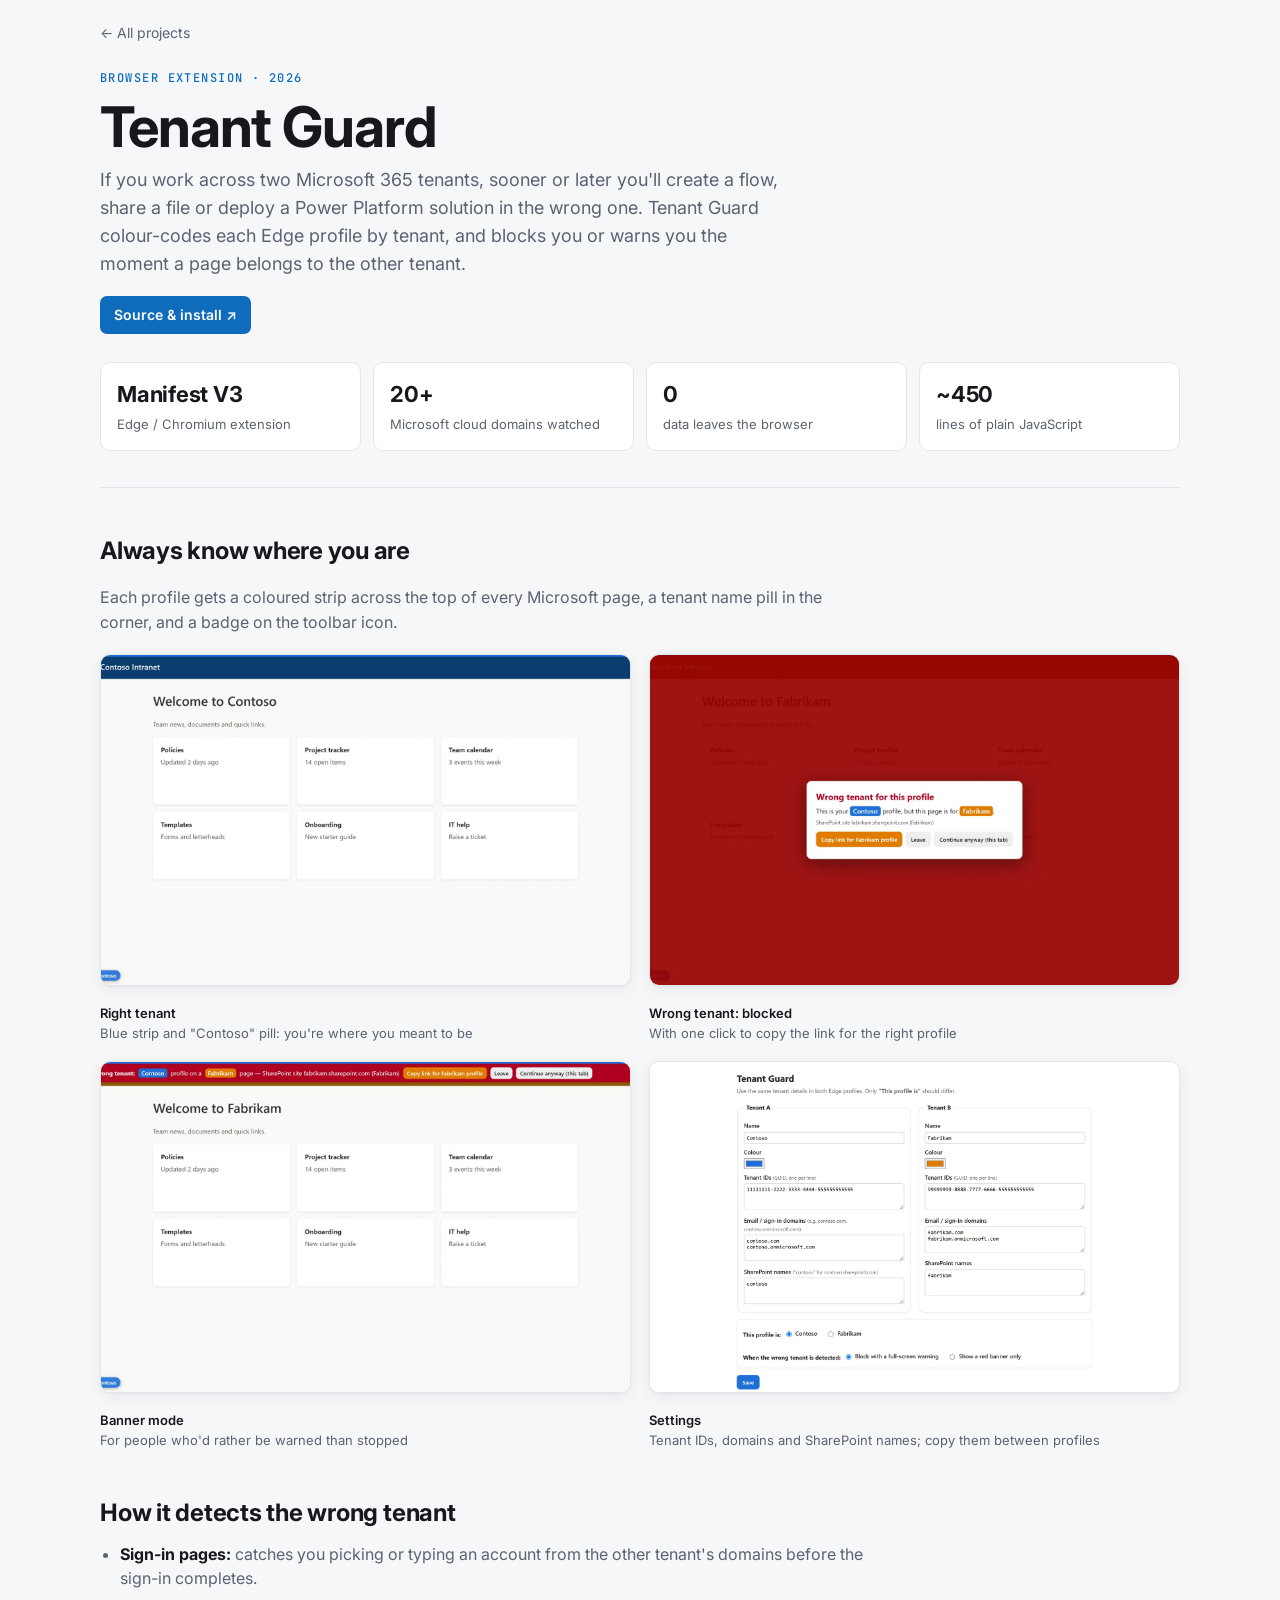
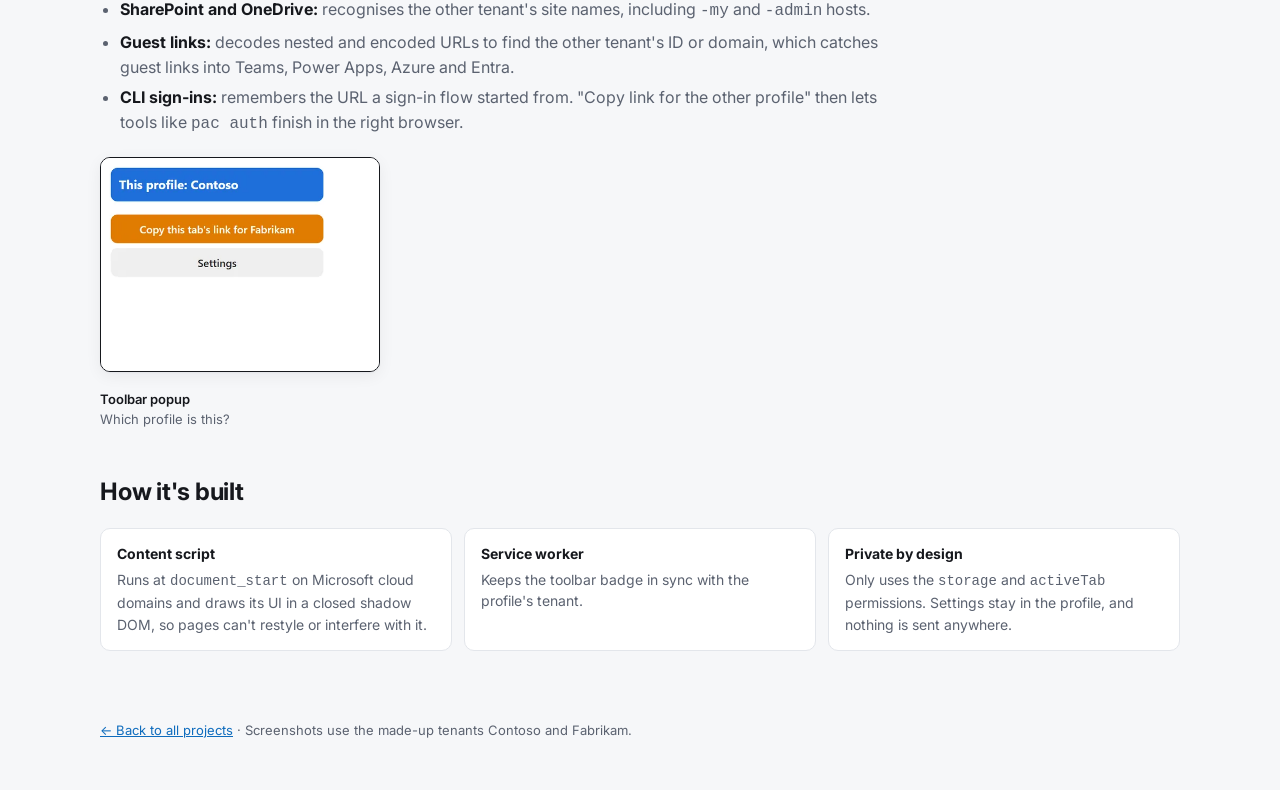
<file: projects/tenant-guard.html>
<!doctype html>
<html lang="en">
<head>
  <meta charset="utf-8">
  <meta name="viewport" content="width=device-width, initial-scale=1">
  <title>Tenant Guard · Joseph Douce</title>
  <meta name="description" content="Tenant Guard: an Edge extension that colour-codes each browser profile by Microsoft 365 tenant and blocks sign-ins or guest visits to the wrong tenant.">
  <link rel="icon" href="../favicon.ico">
  <link rel="preconnect" href="https://fonts.googleapis.com">
  <link rel="preconnect" href="https://fonts.gstatic.com" crossorigin>
  <link href="https://fonts.googleapis.com/css2?family=Inter:wght@400;500;600;700&family=JetBrains+Mono:wght@500&display=swap" rel="stylesheet">
  <link rel="stylesheet" href="../styles.css">
</head>
<body>
  <div class="wrap">
    <nav class="crumb"><a href="../index.html#m365">← All projects</a></nav>

    <header class="dhero">
      <p class="eyebrow">Browser extension · 2026</p>
      <h1>Tenant Guard</h1>
      <p class="sub">If you work across two Microsoft 365 tenants, sooner or later you'll create a flow, share a file or deploy a Power Platform solution in the wrong one. Tenant Guard colour-codes each Edge profile by tenant, and blocks you or warns you the moment a page belongs to the other tenant.</p>
      <div class="actions">
        <a class="primary" href="https://github.com/josephdouce/tenant-guard" target="_blank" rel="noopener">Source &amp; install ↗</a>
      </div>
      <div class="facts">
        <div class="fact"><strong>Manifest V3</strong><span>Edge / Chromium extension</span></div>
        <div class="fact"><strong>20+</strong><span>Microsoft cloud domains watched</span></div>
        <div class="fact"><strong>0</strong><span>data leaves the browser</span></div>
        <div class="fact"><strong>~450</strong><span>lines of plain JavaScript</span></div>
      </div>
    </header>

    <section class="block">
      <h2>Always know where you are</h2>
      <p>Each profile gets a coloured strip across the top of every Microsoft page, a tenant name pill in the corner, and a badge on the toolbar icon.</p>
      <div class="shots desk">
        <figure><button><img src="../img/tenant-guard/own-tenant.webp" alt="Page in the correct tenant" loading="lazy"></button><figcaption><b>Right tenant</b>Blue strip and "Contoso" pill: you're where you meant to be</figcaption></figure>
        <figure><button><img src="../img/tenant-guard/blocked.webp" alt="Block screen" loading="lazy"></button><figcaption><b>Wrong tenant: blocked</b>With one click to copy the link for the right profile</figcaption></figure>
        <figure><button><img src="../img/tenant-guard/warn-banner.webp" alt="Warning banner" loading="lazy"></button><figcaption><b>Banner mode</b>For people who'd rather be warned than stopped</figcaption></figure>
        <figure><button><img src="../img/tenant-guard/options.webp" alt="Settings page" loading="lazy"></button><figcaption><b>Settings</b>Tenant IDs, domains and SharePoint names; copy them between profiles</figcaption></figure>
      </div>
    </section>

    <section class="block">
      <h2>How it detects the wrong tenant</h2>
      <ul>
        <li><b>Sign-in pages:</b> catches you picking or typing an account from the other tenant's domains before the sign-in completes.</li>
        <li><b>SharePoint and OneDrive:</b> recognises the other tenant's site names, including <code>-my</code> and <code>-admin</code> hosts.</li>
        <li><b>Guest links:</b> decodes nested and encoded URLs to find the other tenant's ID or domain, which catches guest links into Teams, Power Apps, Azure and Entra.</li>
        <li><b>CLI sign-ins:</b> remembers the URL a sign-in flow started from. "Copy link for the other profile" then lets tools like <code>pac auth</code> finish in the right browser.</li>
      </ul>
      <div class="shots phone" style="max-width:280px">
        <figure><button><img src="../img/tenant-guard/popup.webp" alt="Toolbar popup" loading="lazy" style="aspect-ratio:auto;border-width:1px;border-radius:10px"></button><figcaption><b>Toolbar popup</b>Which profile is this?</figcaption></figure>
      </div>
    </section>

    <section class="block">
      <h2>How it's built</h2>
      <div class="stack">
        <div><b>Content script</b>Runs at <code>document_start</code> on Microsoft cloud domains and draws its UI in a closed shadow DOM, so pages can't restyle or interfere with it.</div>
        <div><b>Service worker</b>Keeps the toolbar badge in sync with the profile's tenant.</div>
        <div><b>Private by design</b>Only uses the <code>storage</code> and <code>activeTab</code> permissions. Settings stay in the profile, and nothing is sent anywhere.</div>
      </div>
    </section>
  </div>

  <footer class="wrap foot"><p><a href="../index.html">← Back to all projects</a> · Screenshots use the made-up tenants Contoso and Fabrikam.</p></footer>
  <script src="lightbox.js"></script>
</body>
</html>
</file>
<file: styles.css>
:root {
  --bg: #f6f7f9;
  --surface: #ffffff;
  --text: #16181d;
  --muted: #5b6270;
  --line: #e3e6eb;
  --accent: #0f6cbd;      /* Microsoft-ish blue, nods to the Power Platform work */
  --accent-soft: #e6f0fa;
  --chip: #eef0f3;
  --shadow: 0 1px 2px rgba(16,24,40,.04), 0 4px 16px rgba(16,24,40,.06);
}
@media (prefers-color-scheme: dark) {
  :root {
    --bg: #0e1015;
    --surface: #161a21;
    --text: #e8eaee;
    --muted: #9aa3b2;
    --line: #262b35;
    --accent: #5aa9ff;
    --accent-soft: #14263b;
    --chip: #1f242d;
    --shadow: 0 1px 2px rgba(0,0,0,.3), 0 6px 20px rgba(0,0,0,.25);
  }
}

* { box-sizing: border-box; }
html { scroll-behavior: smooth; }
body {
  margin: 0;
  background: var(--bg);
  color: var(--text);
  font: 16px/1.55 Inter, system-ui, -apple-system, "Segoe UI", sans-serif;
  -webkit-font-smoothing: antialiased;
}
a { color: var(--accent); }
.wrap { max-width: 1120px; margin: 0 auto; padding: 0 20px; }

/* Hero */
.hero { padding: 72px 0 28px; border-bottom: 1px solid var(--line); background: var(--surface); }
.eyebrow { font: 500 12px/1 "JetBrains Mono", monospace; letter-spacing: .12em; text-transform: uppercase; color: var(--accent); margin: 0 0 14px; }
h1 { font-size: clamp(36px, 6vw, 56px); line-height: 1.05; letter-spacing: -.02em; margin: 0 0 16px; }
.sub { max-width: 680px; color: var(--muted); font-size: 18px; margin: 0 0 24px; }
.links { display: flex; gap: 10px; flex-wrap: wrap; }
.btn {
  display: inline-flex; align-items: center; gap: 8px;
  padding: 9px 16px; border-radius: 8px; text-decoration: none; font-weight: 600; font-size: 14px;
  background: var(--text); color: var(--surface);
}
.btn svg { width: 16px; height: 16px; }
.toc { display: flex; flex-wrap: wrap; gap: 8px; margin-top: 36px; }
.toc a {
  font-size: 13px; font-weight: 500; text-decoration: none; color: var(--muted);
  padding: 6px 12px; border: 1px solid var(--line); border-radius: 999px;
}
.toc a:hover { color: var(--accent); border-color: var(--accent); }

/* Sections */
section { padding: 56px 0 8px; scroll-margin-top: 16px; }
.sec-head { display: flex; align-items: baseline; justify-content: space-between; gap: 16px; }
h2 { font-size: 24px; letter-spacing: -.01em; margin: 0; }
.count { font: 500 12px "JetBrains Mono", monospace; color: var(--muted); white-space: nowrap; }
.intro { color: var(--muted); margin: 6px 0 22px; max-width: 720px; }
.grid { display: grid; gap: 16px; grid-template-columns: repeat(auto-fill, minmax(300px, 1fr)); }

/* Cards */
.card {
  display: flex; flex-direction: column;
  background: var(--surface); border: 1px solid var(--line); border-radius: 12px;
  padding: 20px; box-shadow: var(--shadow);
  transition: transform .15s ease, border-color .15s ease;
}
.card:hover { transform: translateY(-2px); border-color: color-mix(in srgb, var(--accent) 40%, var(--line)); }
.card.featured { grid-column: span 2; border-top: 3px solid var(--accent); }
@media (max-width: 680px) { .card.featured { grid-column: auto; } }
.card-top { display: flex; justify-content: space-between; align-items: baseline; gap: 12px; }
h3 { font-size: 17px; margin: 0; }
.year { font: 500 12px "JetBrains Mono", monospace; color: var(--muted); }
.note {
  align-self: flex-start; margin: 8px 0 0; font-size: 12px; font-weight: 600;
  color: var(--accent); background: var(--accent-soft); padding: 2px 8px; border-radius: 6px;
}
.blurb { color: var(--muted); font-size: 14.5px; margin: 10px 0 14px; flex: 1; }
.tags { list-style: none; padding: 0; margin: 0 0 16px; display: flex; flex-wrap: wrap; gap: 6px; }
.tags li { font-size: 12px; background: var(--chip); padding: 3px 9px; border-radius: 6px; }
.actions { display: flex; gap: 8px; }
.actions a { font-size: 13px; font-weight: 600; text-decoration: none; padding: 6px 12px; border-radius: 7px; }
.actions .primary { background: var(--accent); color: #fff; }
.actions .ghost { border: 1px solid var(--line); color: var(--text); }
.actions .ghost:hover { border-color: var(--accent); color: var(--accent); }

/* Power Platform placeholder */
.placeholder {
  grid-column: 1 / -1; display: flex; flex-direction: column; gap: 4px;
  border: 1.5px dashed var(--line); border-radius: 12px; padding: 28px; text-align: center; color: var(--muted);
  background: repeating-linear-gradient(135deg, transparent 0 12px, color-mix(in srgb, var(--accent) 4%, transparent) 12px 24px);
}
.placeholder strong { color: var(--text); }

.foot { padding: 56px 20px 40px; color: var(--muted); font-size: 13px; }

/* ---------- Card thumbnails & detail links ---------- */
.thumb { margin: -20px -20px 16px; border-radius: 12px 12px 0 0; overflow: hidden; background: var(--chip); aspect-ratio: 16 / 9; border-bottom: 1px solid var(--line); }
.thumb img { width: 100%; height: 100%; object-fit: cover; object-position: top center; display: block; }
.card.featured .thumb { border-radius: 9px 9px 0 0; }
.private { font-size: 12px; color: var(--muted); align-self: center; }

/* ---------- Detail pages ---------- */
.crumb { padding: 22px 0 0; font-size: 14px; }
.crumb a { text-decoration: none; color: var(--muted); }
.crumb a:hover { color: var(--accent); }
.dhero { padding: 28px 0 36px; border-bottom: 1px solid var(--line); }
.dhero h1 { margin-bottom: 10px; }
.dhero .sub { margin-bottom: 18px; }
.meta { display: flex; flex-wrap: wrap; gap: 8px 22px; margin: 18px 0 22px; font-size: 13px; color: var(--muted); }
.meta b { color: var(--text); font-weight: 600; }
.dhero .actions a { font-size: 14px; padding: 8px 14px; }
.facts { display: grid; grid-template-columns: repeat(auto-fit, minmax(160px, 1fr)); gap: 12px; margin: 28px 0 0; }
.fact { background: var(--surface); border: 1px solid var(--line); border-radius: 10px; padding: 14px 16px; }
.fact strong { display: block; font-size: 22px; letter-spacing: -.01em; }
.fact span { font-size: 13px; color: var(--muted); }

.block { padding: 44px 0 0; }
.block h2 { margin-bottom: 6px; }
.block > p, .block li { color: var(--muted); max-width: 760px; }
.block ul { padding-left: 20px; margin: 10px 0 0; }
.block li { margin: 6px 0; }
.block li b { color: var(--text); }

.shots { display: grid; gap: 18px; margin-top: 20px; }
.shots.phone { grid-template-columns: repeat(auto-fill, minmax(190px, 1fr)); }
.shots.desk { grid-template-columns: repeat(auto-fill, minmax(420px, 1fr)); }
@media (max-width: 520px) { .shots.desk { grid-template-columns: 1fr; } .shots.phone { grid-template-columns: 1fr 1fr; } }
figure { margin: 0; }
figure button { all: unset; cursor: zoom-in; display: block; width: 100%; }
.shots.phone img { width: 100%; aspect-ratio: 390 / 844; object-fit: cover; object-position: top; border-radius: 22px; border: 6px solid var(--text); box-shadow: var(--shadow); background: var(--surface); }
.shots.desk img { width: 100%; aspect-ratio: 16 / 10; object-fit: cover; object-position: top; border-radius: 10px; border: 1px solid var(--line); box-shadow: var(--shadow); background: var(--surface); }
figcaption { font-size: 13px; color: var(--muted); margin-top: 10px; }
figcaption b { color: var(--text); font-weight: 600; display: block; }

.stack { display: grid; grid-template-columns: repeat(auto-fit, minmax(240px, 1fr)); gap: 12px; margin-top: 18px; }
.stack div { background: var(--surface); border: 1px solid var(--line); border-radius: 10px; padding: 14px 16px; font-size: 14px; color: var(--muted); }
.stack div b { display: block; color: var(--text); margin-bottom: 4px; }
.flow { font: 500 13px/1.6 "JetBrains Mono", monospace; background: var(--surface); border: 1px solid var(--line); border-radius: 10px; padding: 14px 16px; overflow-x: auto; white-space: pre; margin-top: 16px; color: var(--text); }

.lightbox { position: fixed; inset: 0; background: rgba(8,10,14,.88); display: none; align-items: center; justify-content: center; z-index: 50; padding: 24px; cursor: zoom-out; }
.lightbox.open { display: flex; }
.lightbox img { max-width: 100%; max-height: 100%; border-radius: 10px; box-shadow: 0 20px 60px rgba(0,0,0,.5); }
</file>
